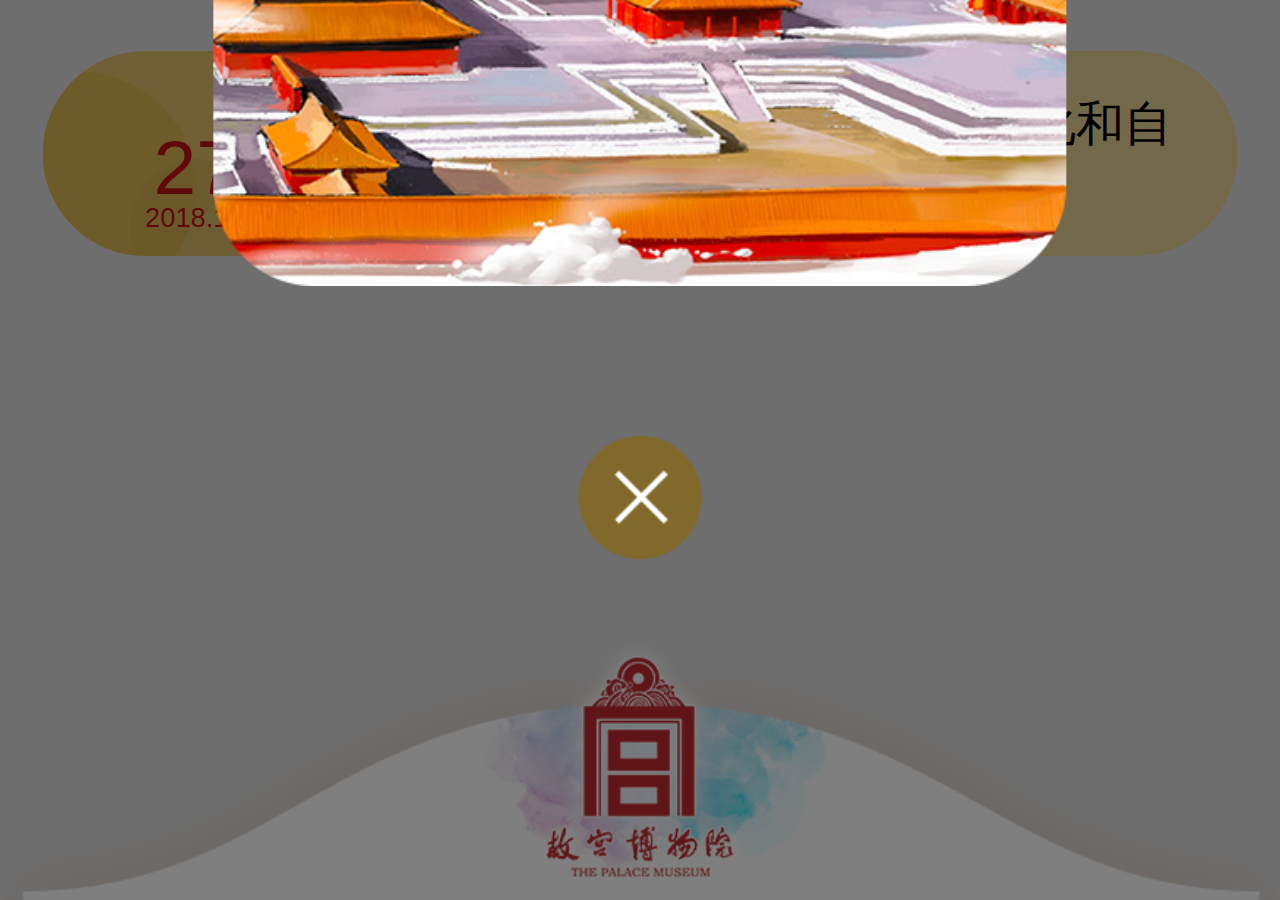
<file: page-1.html>
<!DOCTYPE html>
<html lang="zh">
<head>
	<meta charset="UTF-8">
	<meta name="viewport" content="width=device-width, initial-scale=1.0, maximum-scale=1.0, user-scalable=0, minimal-ui">
	<meta name="format-detection" content="telephone=no">
	<meta name="format-detection" content="address=no">
	<title>Document</title>
	<link rel="stylesheet" href="styles/styles.css">
	<script src="js/fn.js"></script>
</head>
<body>
<a class="gg-title">
	<img class="rac" src="./images/index_news_bg.png" alt="">
	<span class="gg-time">
		<em class="day">27</em><br />
		<em class="month">2018.12</em>
	</span>
	<p>故宫博物院举办系列活动迎接“文化和自然遗产日”</p>
</a>
<div class="gg-map">
	
</div>

<div class="gg-hide-menu none">
	<div class="in">
		<img src="./images/menu_sprite.png" alt="" class="person">
		<img src="./images/menu_show_bg.png" alt="" class="bac">
		<img src="./images/menu_icons.png" alt="" class="menus">
		<a class="index" href=""></a>
		<a class="ing" href=""></a>
		<a class="walk" href=""></a>
		<a class="study" href=""></a>
		<a class="search" href=""></a>
		<i class="close"></i>
	</div>
</div>

<div class="gg-open">
	<a href=""><img class="ad-pic" src="./images/ad_pic.png" alt=""></a>
	<img src="./images/close.png" alt="" class="close">
</div>

<footer class="gg-footer">
	<img class="icon" src="./images/nav_logo.png" alt="">
	<img class="background" src="./images/nav_bg.png" alt="">
</footer>

<script src="js/zepto.min.js"></script>
<script src="js/app.js"></script>
</body>
</html>
</file>
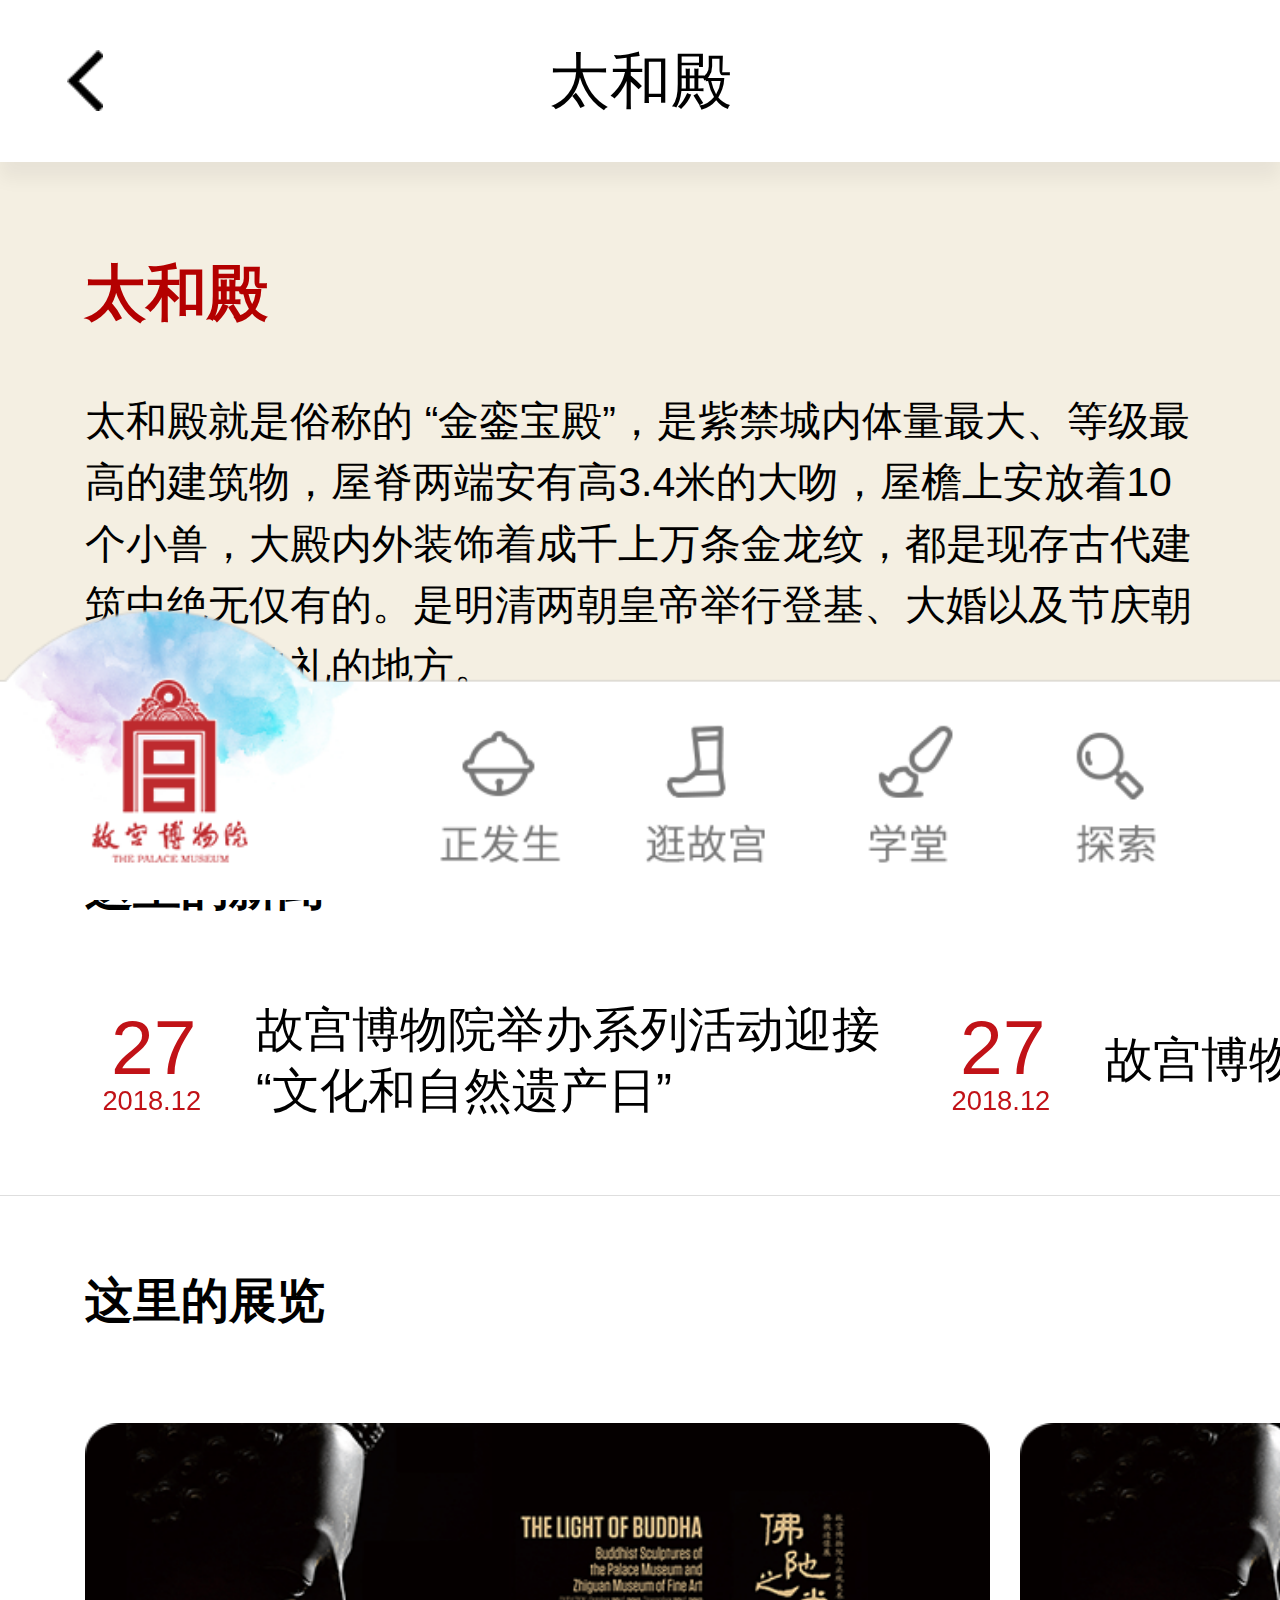
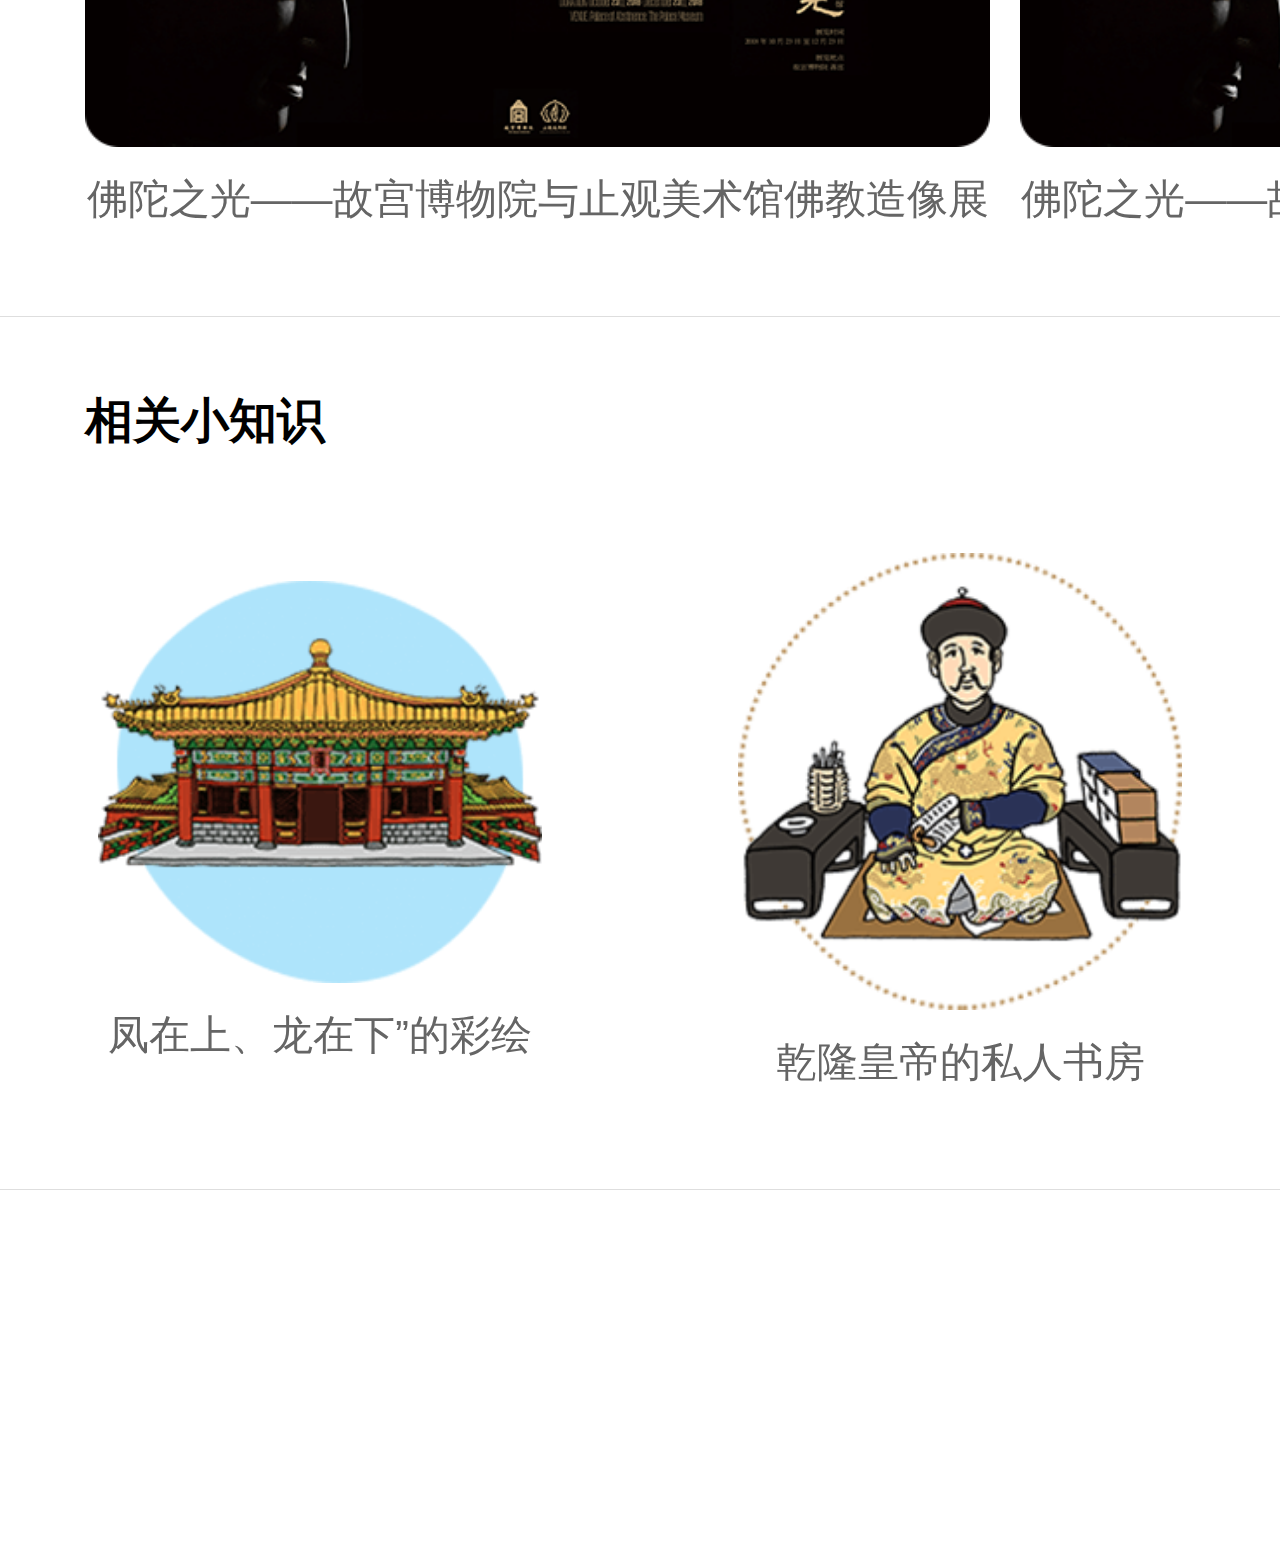
<file: page-10.html>
<!DOCTYPE html>
<html lang="zh">
<head>
	<meta charset="UTF-8">
	<meta name="viewport" content="width=device-width, initial-scale=1.0, maximum-scale=1.0, user-scalable=0, minimal-ui">
	<meta name="format-detection" content="telephone=no">
	<meta name="format-detection" content="address=no">
	<title>Document</title>
	<link rel="stylesheet" href="styles/styles.css">
	<link rel="stylesheet" href="styles/swiper.min.css">
	<script src="js/fn.js"></script>
</head>
<body>

<header class="gg-header">
	<span class="back"><i></i></span>
	太和殿
</header>
<div class="gg-building">
	<div class="about">
		<h3 class="fb">太和殿</h3>
		<p>太和殿就是俗称的 “金銮宝殿”，是紫禁城内体量最大、等级最高的建筑物，屋脊两端安有高3.4米的大吻，屋檐上安放着10个小兽，大殿内外装饰着成千上万条金龙纹，都是现存古代建筑中绝无仅有的。是明清两朝皇帝举行登基、大婚以及节庆朝贺等盛大典礼的地方。</p>
	</div>
	<h4 class="gg-building-tit">这里的新闻</h4>
	<div class="news swiper-container-news">
		<div class="swiper-wrapper">
			<div class="swiper-slide">
				<a href="">
					<span class="gg-time">
						<em class="day">27</em><br />
						<em class="month">2018.12</em>
					</span>
					<p>故宫博物院举办系列活动迎接“文化和自然遗产日”</p>
				</a>
			</div>
			<div class="swiper-slide">
				<a href="">
					<span class="gg-time">
						<em class="day">27</em><br />
						<em class="month">2018.12</em>
					</span>
					<p>故宫博物院举办</p>
				</a>
			</div>
			<div class="swiper-slide">
				<a href="">
					<span class="gg-time">
						<em class="day">27</em><br />
						<em class="month">2018.12</em>
					</span>
					<p>故宫博物院举办系列活动迎接“文化和自然遗产日”</p>
				</a>
			</div>
			<div class="swiper-slide">
				<a href="">
					<span class="gg-time">
						<em class="day">27</em><br />
						<em class="month">2018.12</em>
					</span>
					<p>故宫博物院举办系列活动迎接“文化和自然遗产日”</p>
				</a>
			</div>
		</div>
	</div>
	
	<h4 class="gg-building-tit">这里的展览</h4>
	<div class="shows swiper-container-shows">
		<div class="swiper-wrapper">
			<div class="swiper-slide">
				<a href="">
					<img src="./images/img_slide1.png" alt="">
					<p>佛陀之光——故宫博物院与止观美术馆佛教造像展</p>
				</a>
			</div>
			<div class="swiper-slide">
				<a href="">
					<img src="./images/img_slide1.png" alt="">
					<p>佛陀之光——故宫博物院与止观美术馆佛教造像展</p>
				</a>
			</div>
			<div class="swiper-slide">
				<a href="">
					<img src="./images/img_slide1.png" alt="">
					<p>佛陀之光——故宫博物院与止观美术馆佛教造像展</p>
				</a>
			</div>
			<div class="swiper-slide">
				<a href="">
					<img src="./images/img_slide1.png" alt="">
					<p>佛陀之光——故宫博物院与止观美术馆佛教造像展</p>
				</a>
			</div>
		</div>
	</div>
	
	<h4 class="gg-building-tit">相关小知识</h4>
	<div class="knows swiper-container-knows">
		<div class="swiper-wrapper">
			<div class="swiper-slide">
				<a href="">
					<img src="./images/zhishi_1.png" alt="">
					<p>凤在上、龙在下”的彩绘</p>
				</a>
			</div>
			<div class="swiper-slide">
				<a href="">
					<img src="./images/zhishi_2.png" alt="">
					<p>乾隆皇帝的私人书房</p>
				</a>
			</div>
			<div class="swiper-slide">
				<a href="">
					<img src="./images/zhishi_1.png" alt="">
					<p>凤在上、龙在下”的彩绘</p>
				</a>
			</div>
		</div>
	</div>
</div>

<footer class="gg-public-footer">
	<img src="./images/footer.png" alt="">
	<a class="index" href=""></a>
	<a class="ing" href=""></a>
	<a class="walk" href=""></a>
	<a class="study" href=""></a>
	<a class="search" href=""></a>
</footer>

<script src="js/zepto.min.js"></script>
<script src="js/app.js"></script>
<script src="js/swiper.min.js"></script>
<script>
    var swiper1 = new Swiper('.swiper-container-news', {
      slidesPerView: 'auto',
      spaceBetween: 30
    });
    var swiper2 = new Swiper('.swiper-container-shows', {
      slidesPerView: 'auto',
      spaceBetween: 30
    });
    var swiper3 = new Swiper('.swiper-container-knows', {
      slidesPerView: 'auto',
      spaceBetween: 0
    });
  </script>
</body>
</html>
</file>
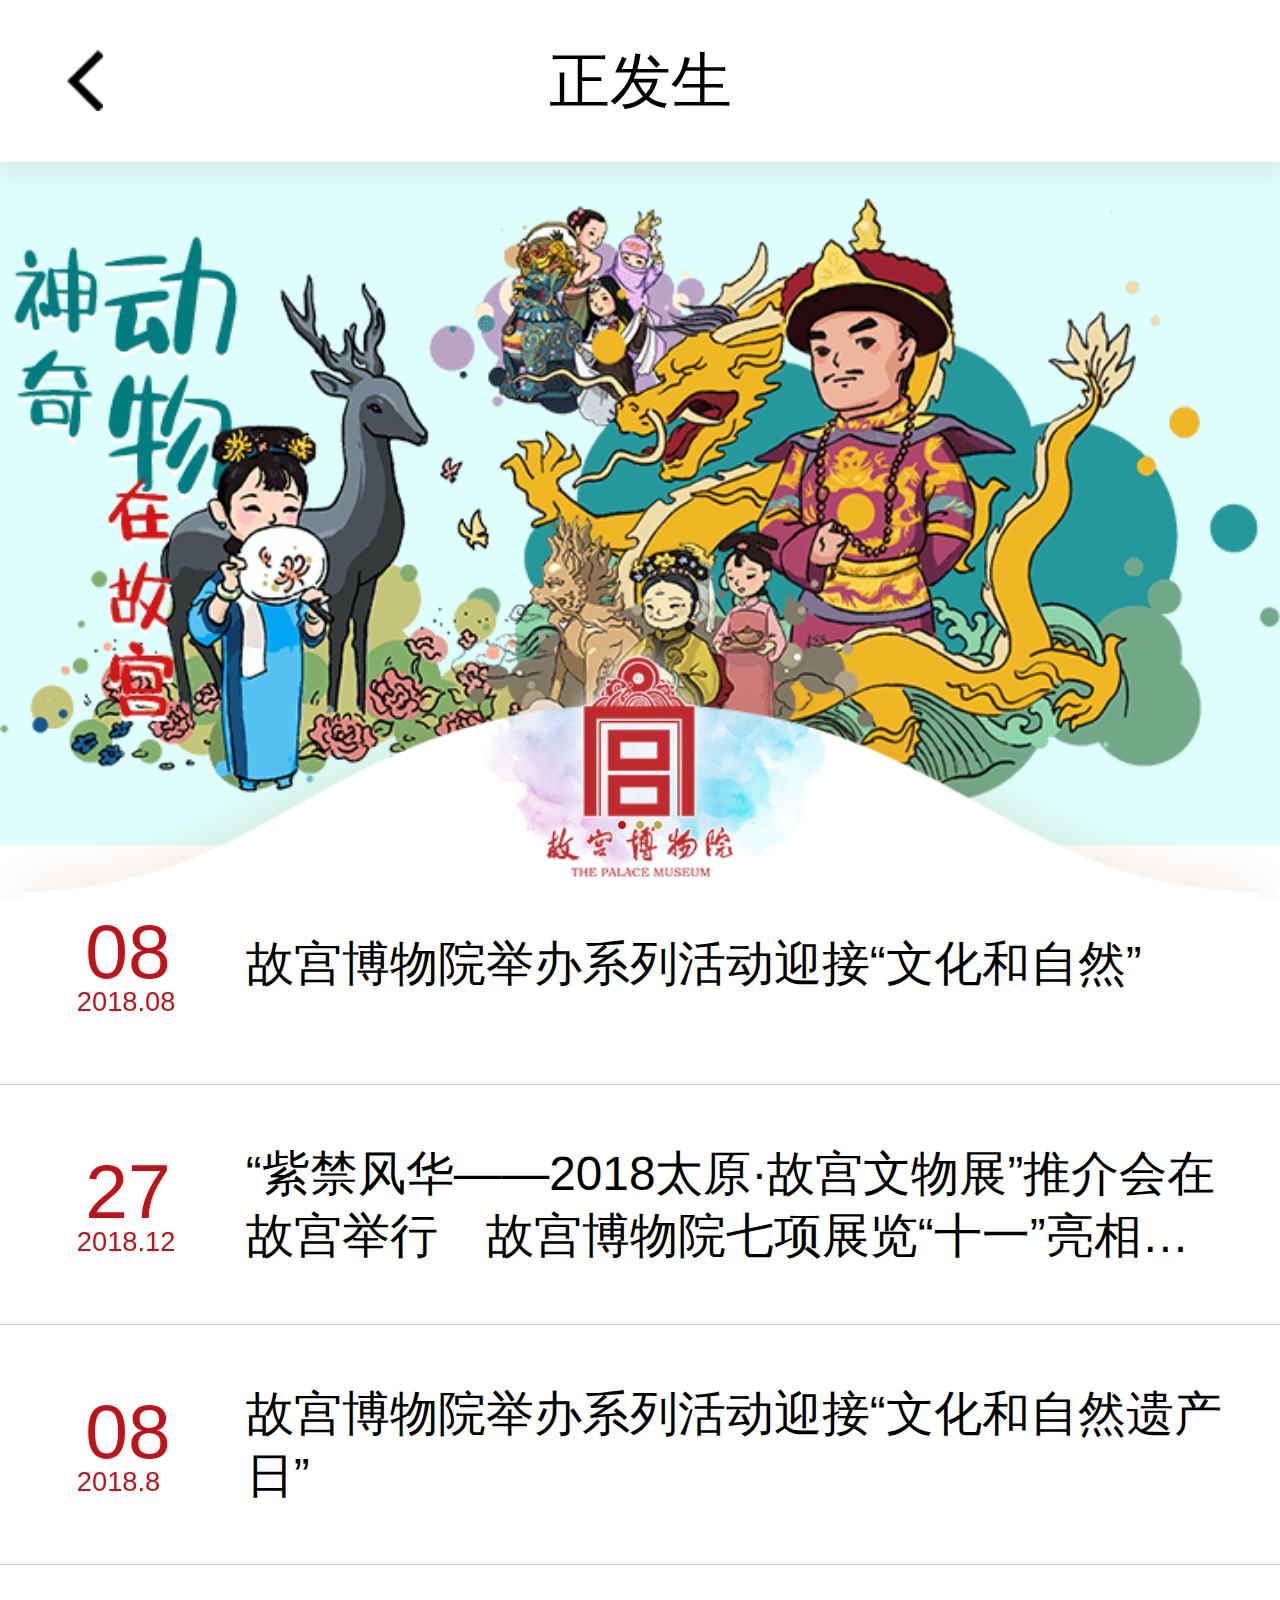
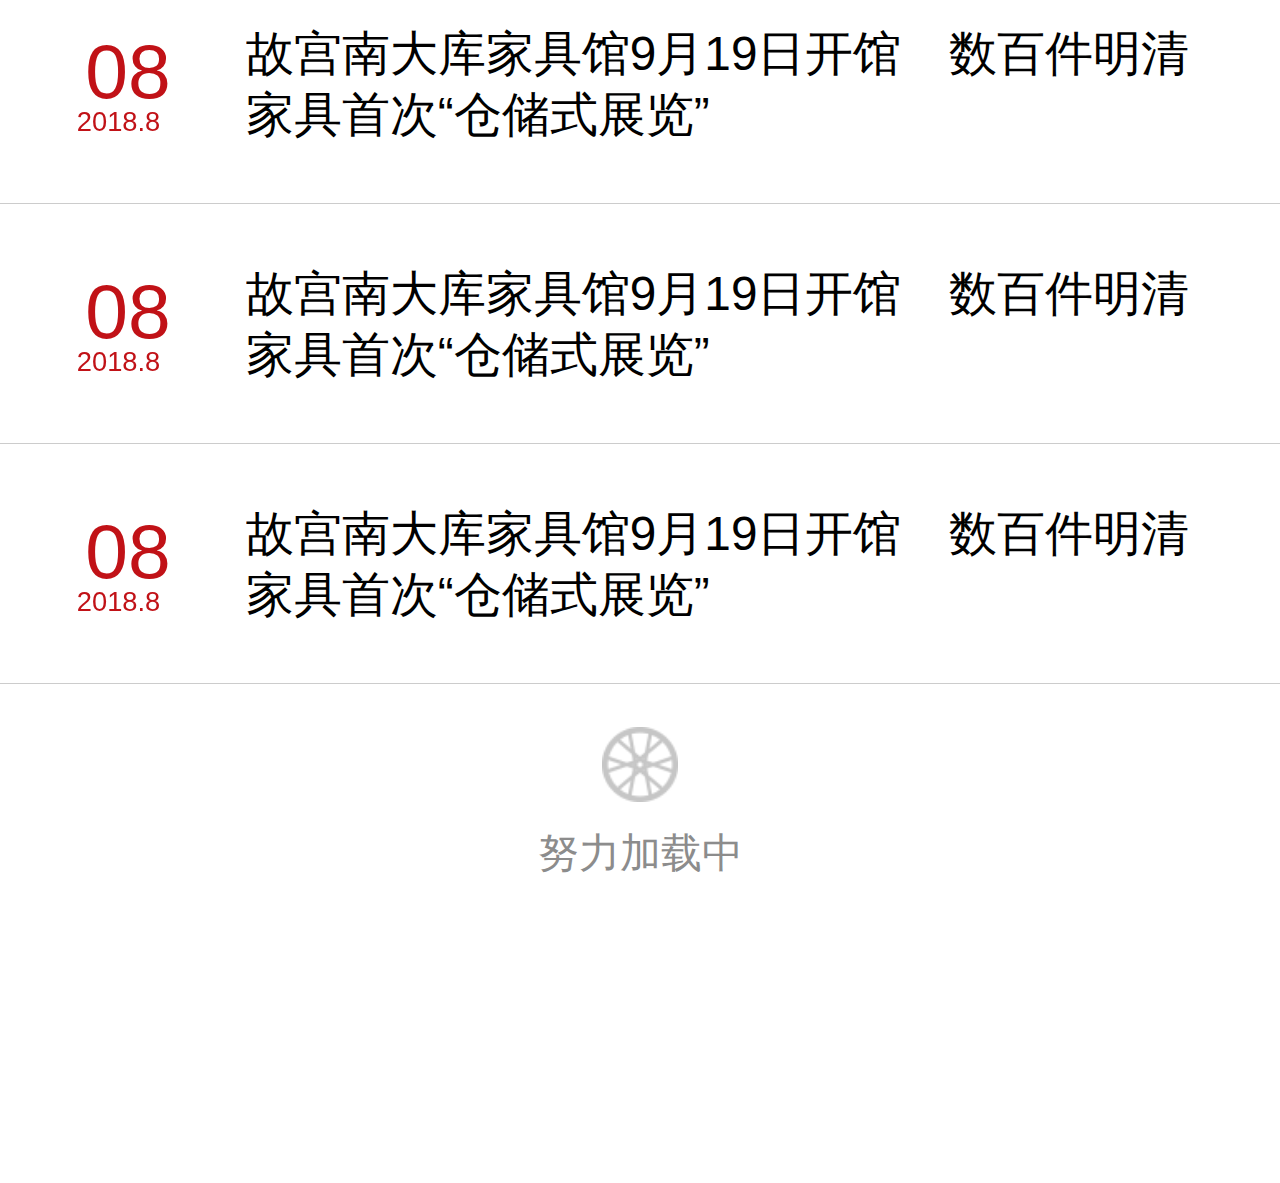
<file: page-2.html>
<!DOCTYPE html>
<html lang="zh">
<head>
	<meta charset="UTF-8">
	<meta name="viewport" content="width=device-width, initial-scale=1.0, maximum-scale=1.0, user-scalable=0, minimal-ui">
	<meta name="format-detection" content="telephone=no">
	<meta name="format-detection" content="address=no">
	<title>Document</title>
	<link rel="stylesheet" href="styles/styles.css">
	<link rel="stylesheet" href="styles/swiper.min.css">
	<script src="js/fn.js"></script>
</head>
<body>

<header class="gg-header">
	<span class="back"><i></i></span>
	正发生
</header>

<div class="gg-ing">
	<!-- Swiper -->
	<div class="gg-swiper-container">
		<div class="swiper-wrapper">
			<div class="swiper-slide">
				<a href=""><img src="./images/happening_demo_img.png" alt=""></a>
			</div>
			<div class="swiper-slide">
				<a href=""><img src="./images/happening_demo_img.png" alt=""></a>
			</div>
			<div class="swiper-slide">
				<a href=""><img src="./images/happening_demo_img.png" alt=""></a>
			</div>
		</div>
		<!-- Add Pagination -->
		<div class="swiper-pagination"></div>
	</div>
	<ul class="gg-ing">
		<li>
			<a href="">
				<span class="gg-time">
					<em class="day">08</em>
					<em class="month">2018.08</em>
				</span>
				<p class="text">故宫博物院举办系列活动迎接“文化和自然”</p>
			</a>
		</li>
		<li>
			<a href="">
				<span class="gg-time">
					<em class="day">27</em>
					<em class="month">2018.12</em>
				</span>
				<p class="text">“紫禁风华——2018太原·故宫文物展”推介会在故宫举行　故宫博物院七项展览“十一”亮相太原</p>
			</a>
		</li>
		<li>
			<a href="">
				<span class="gg-time">
					<em class="day">08</em>
					<em class="month">2018.8</em>
				</span>
				<p class="text">故宫博物院举办系列活动迎接“文化和自然遗产日”</p>
			</a>
		</li>
		<li>
			<a href="">
				<span class="gg-time">
					<em class="day">08</em>
					<em class="month">2018.8</em>
				</span>
				<p class="text">故宫南大库家具馆9月19日开馆　数百件明清家具首次“仓储式展览”</p>
			</a>
		</li>
		<li>
			<a href="">
				<span class="gg-time">
					<em class="day">08</em>
					<em class="month">2018.8</em>
				</span>
				<p class="text">故宫南大库家具馆9月19日开馆　数百件明清家具首次“仓储式展览”</p>
			</a>
		</li>
		<li>
			<a href="">
				<span class="gg-time">
					<em class="day">08</em>
					<em class="month">2018.8</em>
				</span>
				<p class="text">故宫南大库家具馆9月19日开馆　数百件明清家具首次“仓储式展览”</p>
			</a>
		</li>
	</ul>

	<div class="gg-loading"><i></i><span>努力加载中</span></div>
</div>

<div class="gg-hide-menu none">
	<div class="in">
		<img src="./images/menu_sprite.png" alt="" class="person">
		<img src="./images/menu_show_bg.png" alt="" class="bac">
		<img src="./images/menu_icons.png" alt="" class="menus">
		<a class="index" href=""></a>
		<a class="ing" href=""></a>
		<a class="walk" href=""></a>
		<a class="study" href=""></a>
		<a class="search" href=""></a>
		<i class="close"></i>
	</div>
</div>

<footer class="gg-footer">
	<img class="icon" src="./images/nav_logo.png" alt="">
	<img class="background" src="./images/nav_bg.png" alt="">
</footer>

<script src="js/zepto.min.js"></script>
<script src="js/swiper.min.js"></script>
<script src="js/app.js"></script>
<script>
	$(window).scroll(function(){
		var scrollTop = $(this).scrollTop();    //滚动条距离顶部的高度
		var scrollHeight = $(document).height();   //当前页面的总高度
		var clientHeight = $(this).height();    //当前可视的页面高度
		// console.log("top:"+scrollTop+",doc:"+scrollHeight+",client:"+clientHeight);
		if(scrollTop + clientHeight >= scrollHeight){   //距离顶部+当前高度 >=文档总高度 即代表滑动到底部 
		 	//滚动条到达底部
		 	alert('到底了，这里触发js了')
		}
	});
	var mySwiper = new Swiper('.gg-swiper-container', {
      pagination: {el: '.swiper-pagination'},
      loop: true
    });
</script>
</body>
</html>
</file>
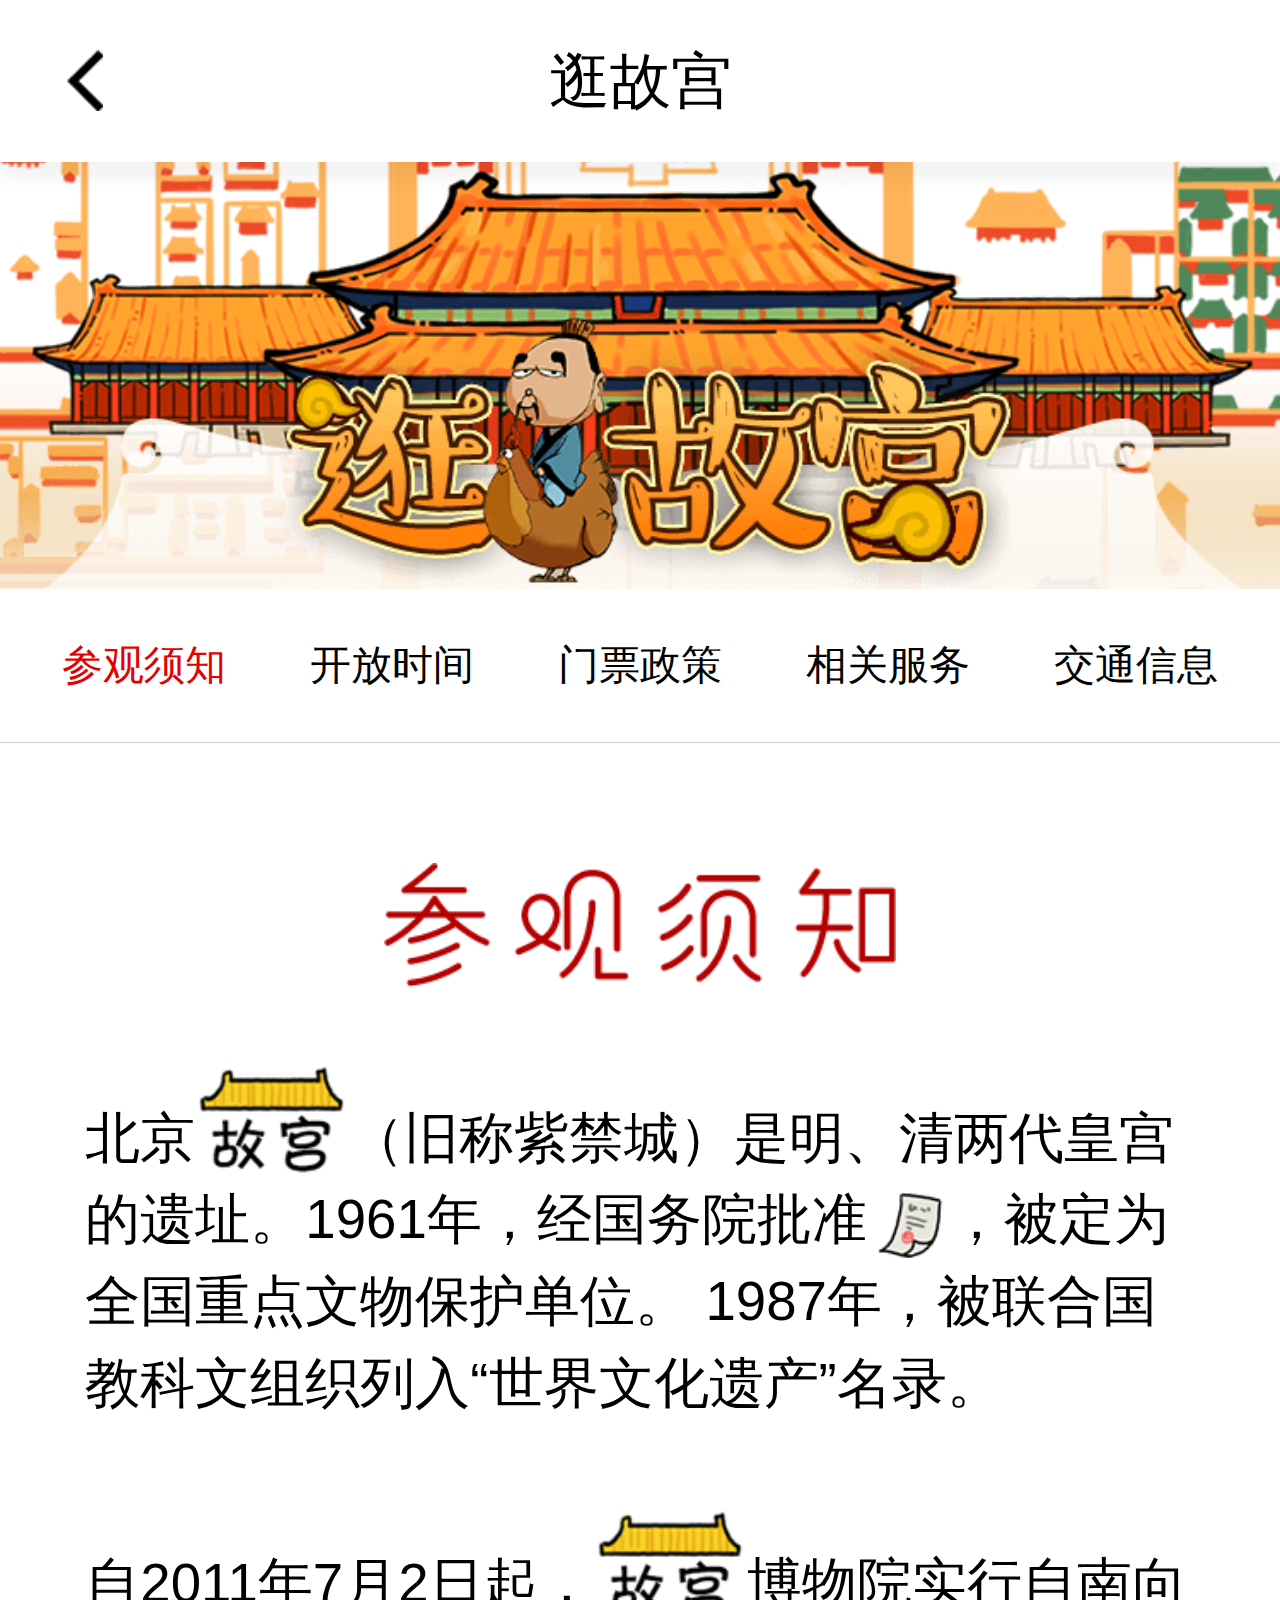
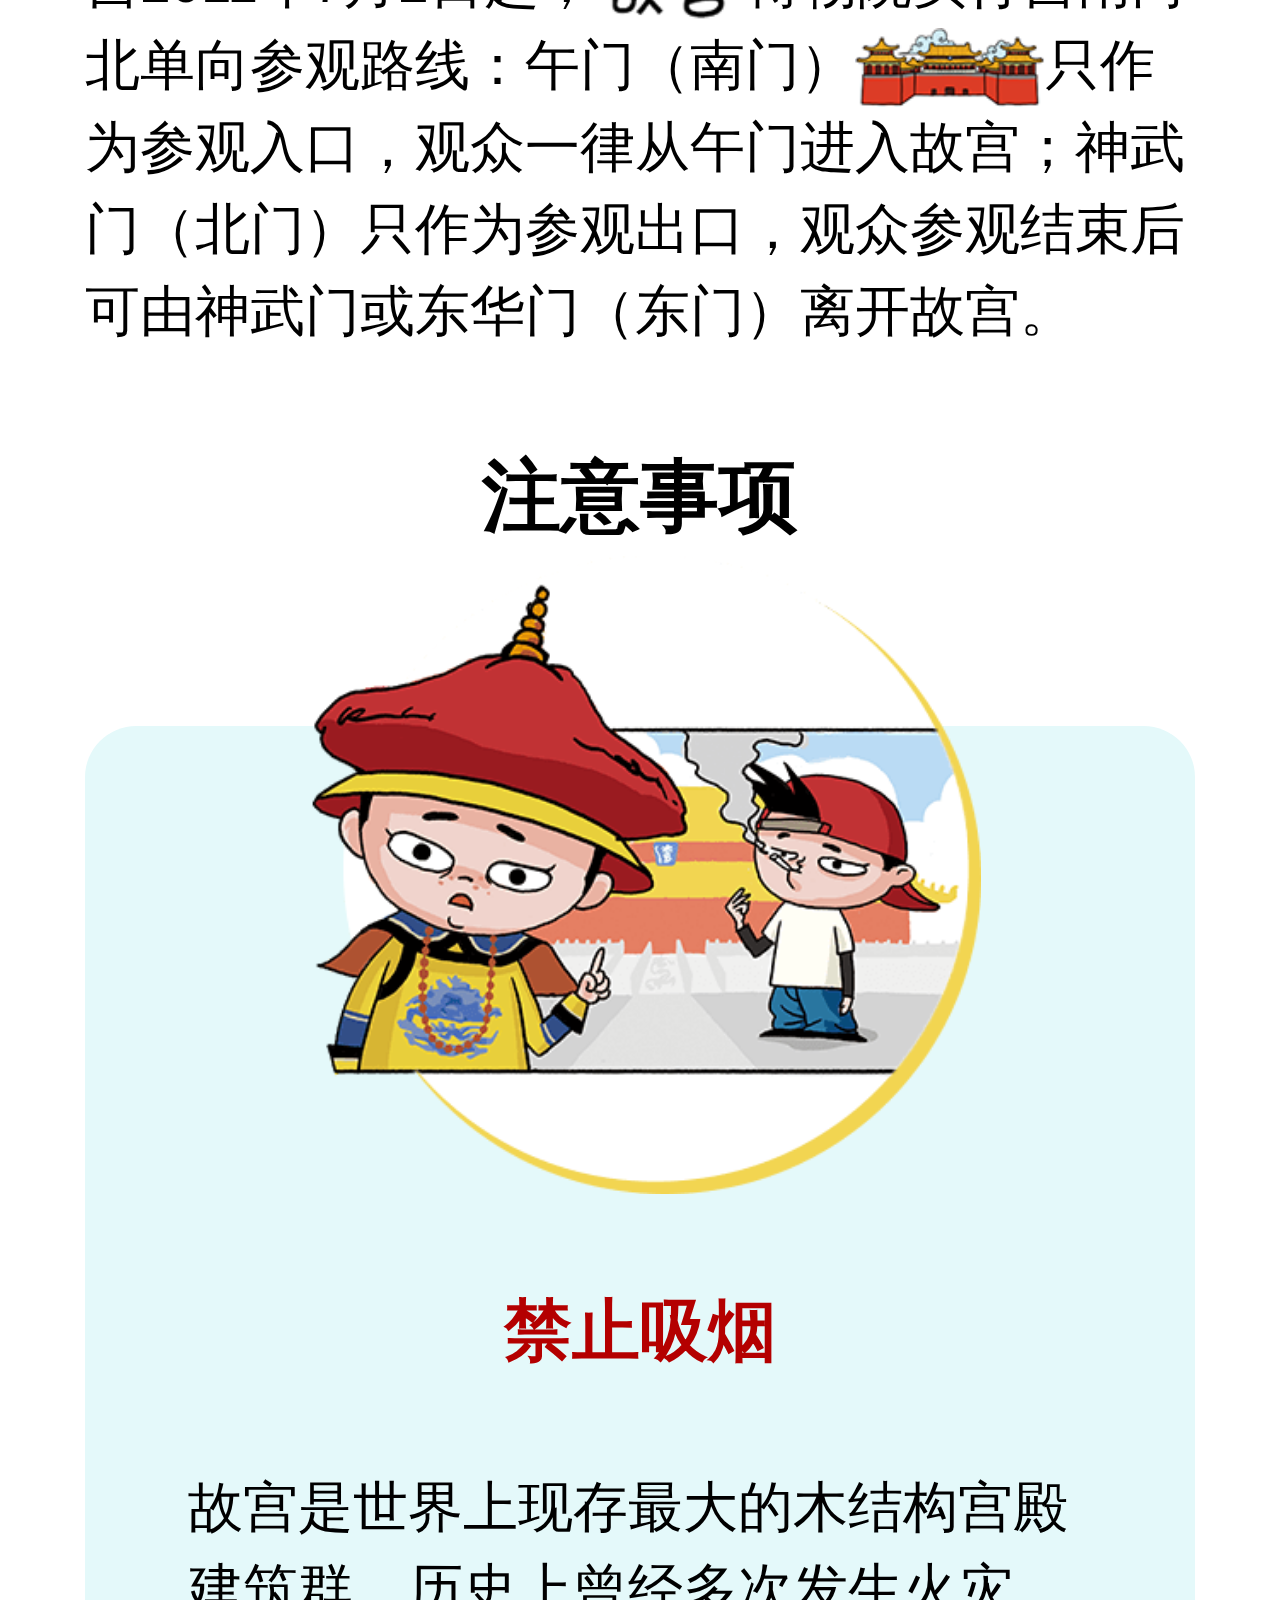
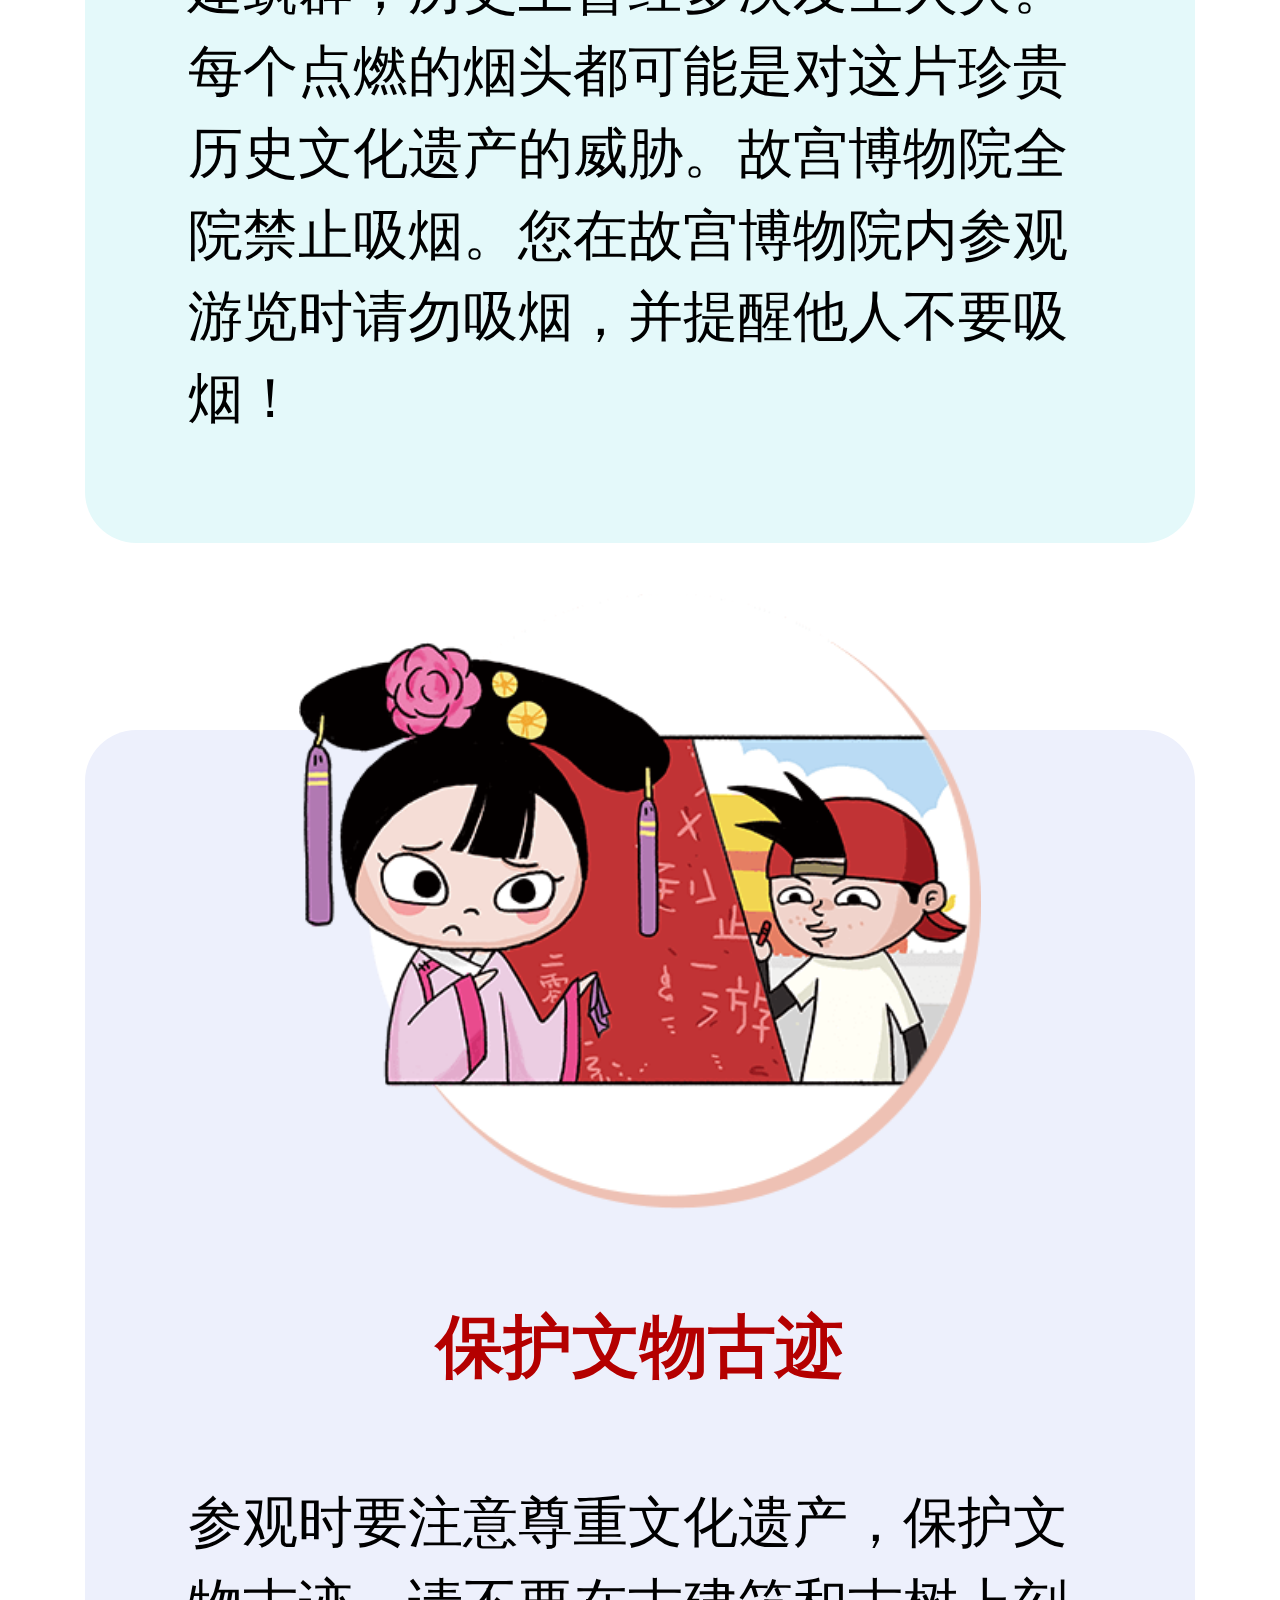
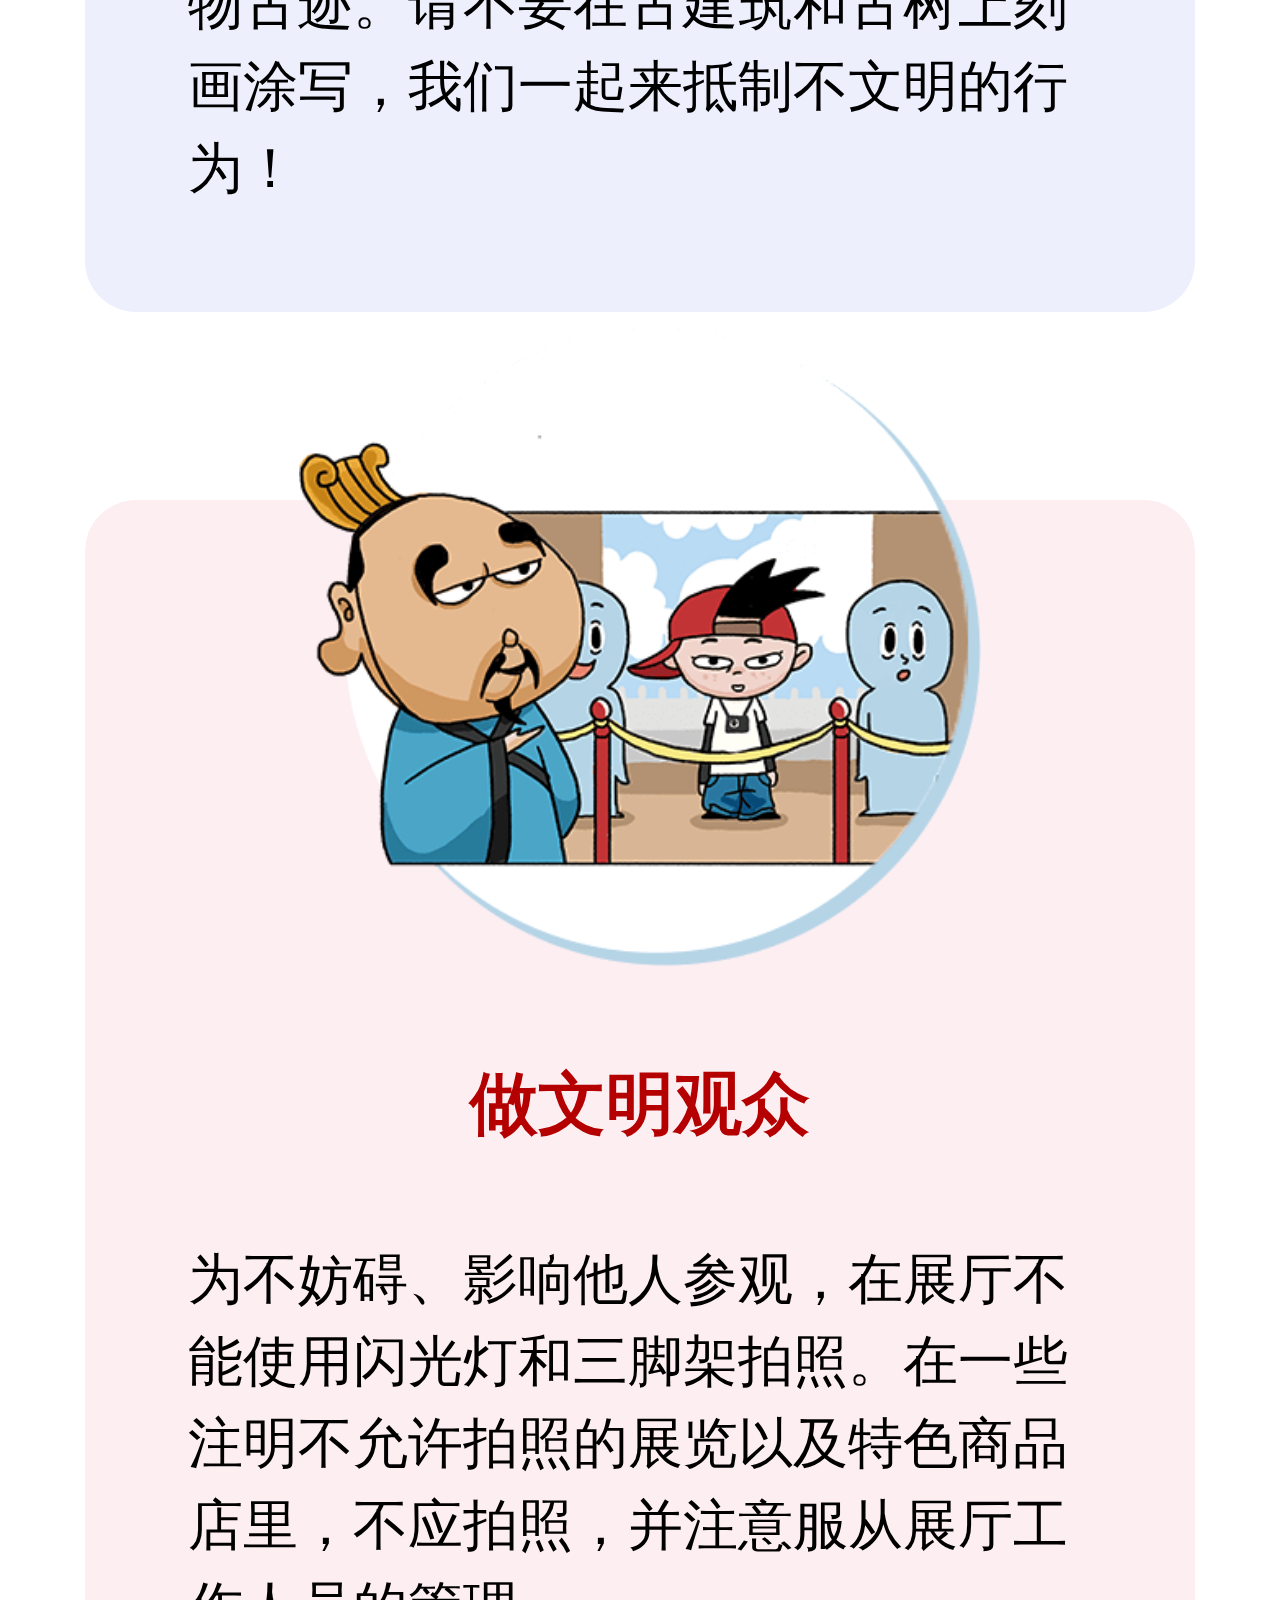
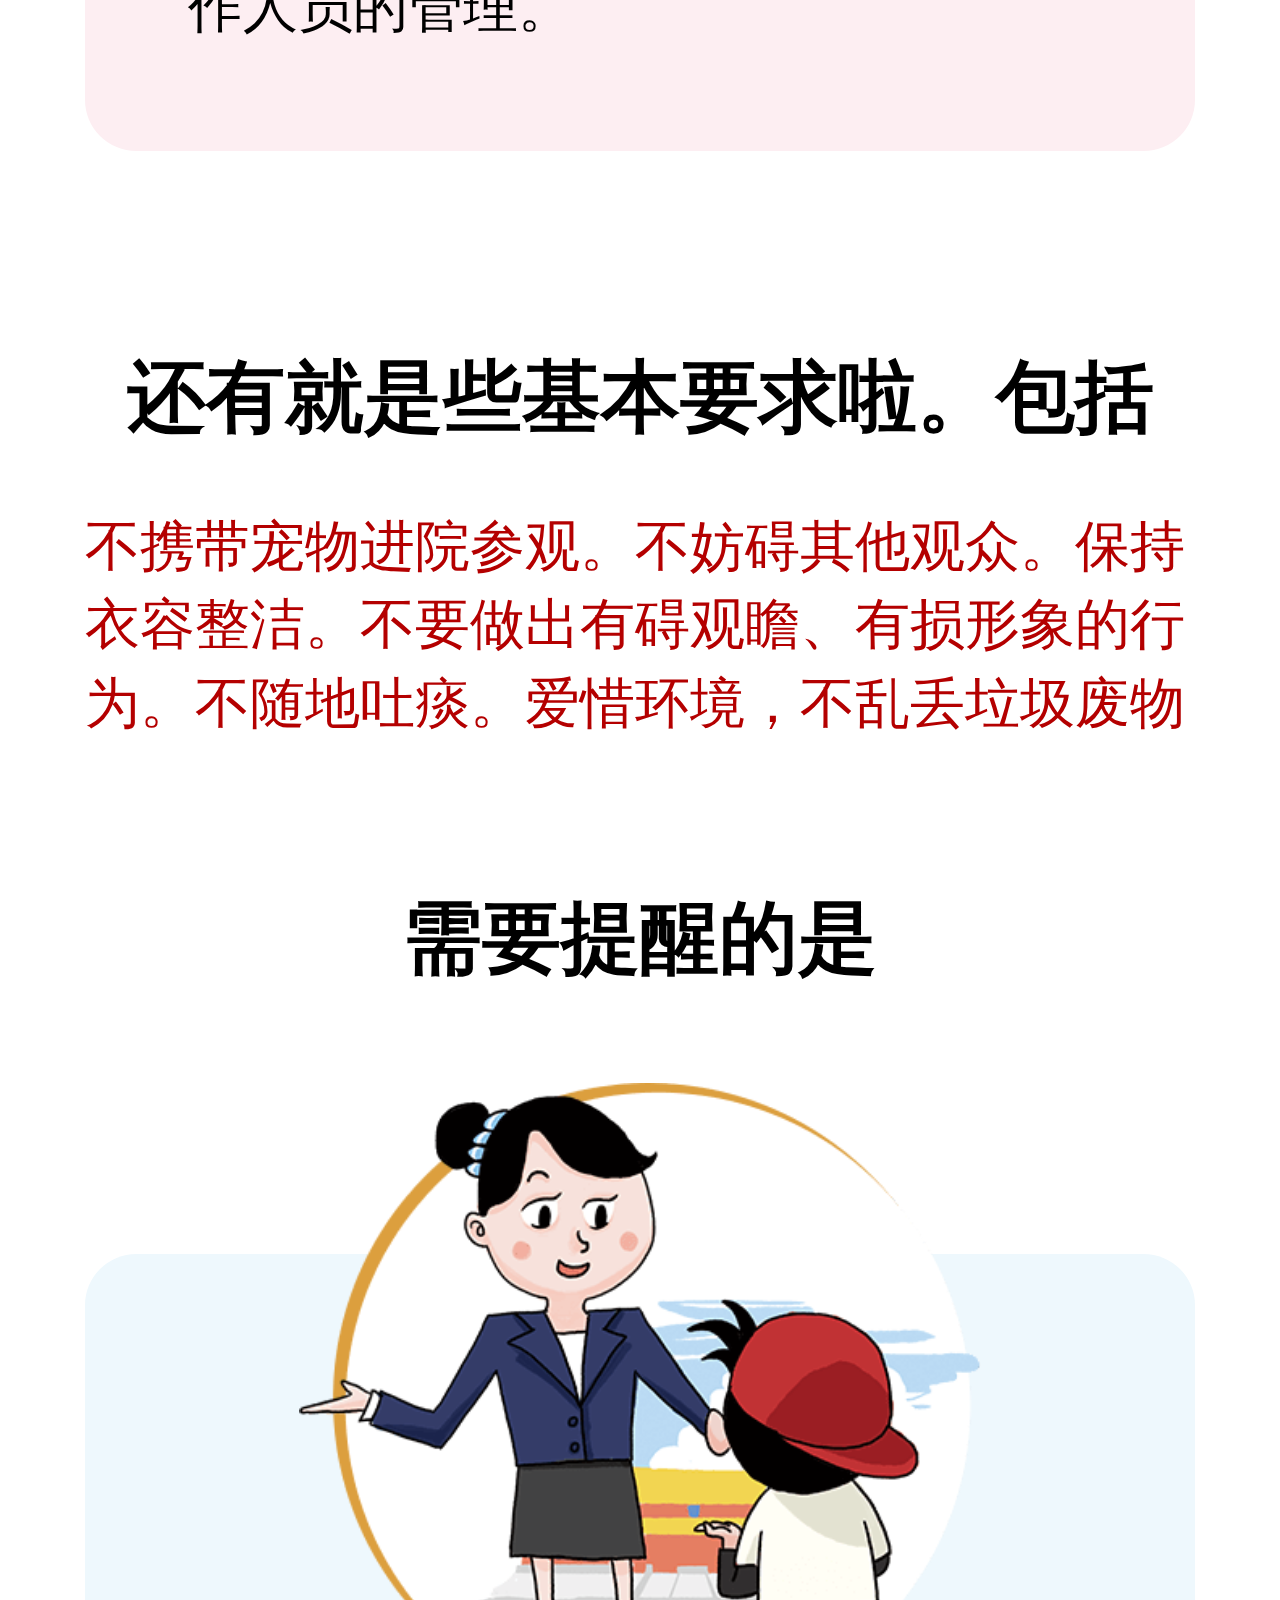
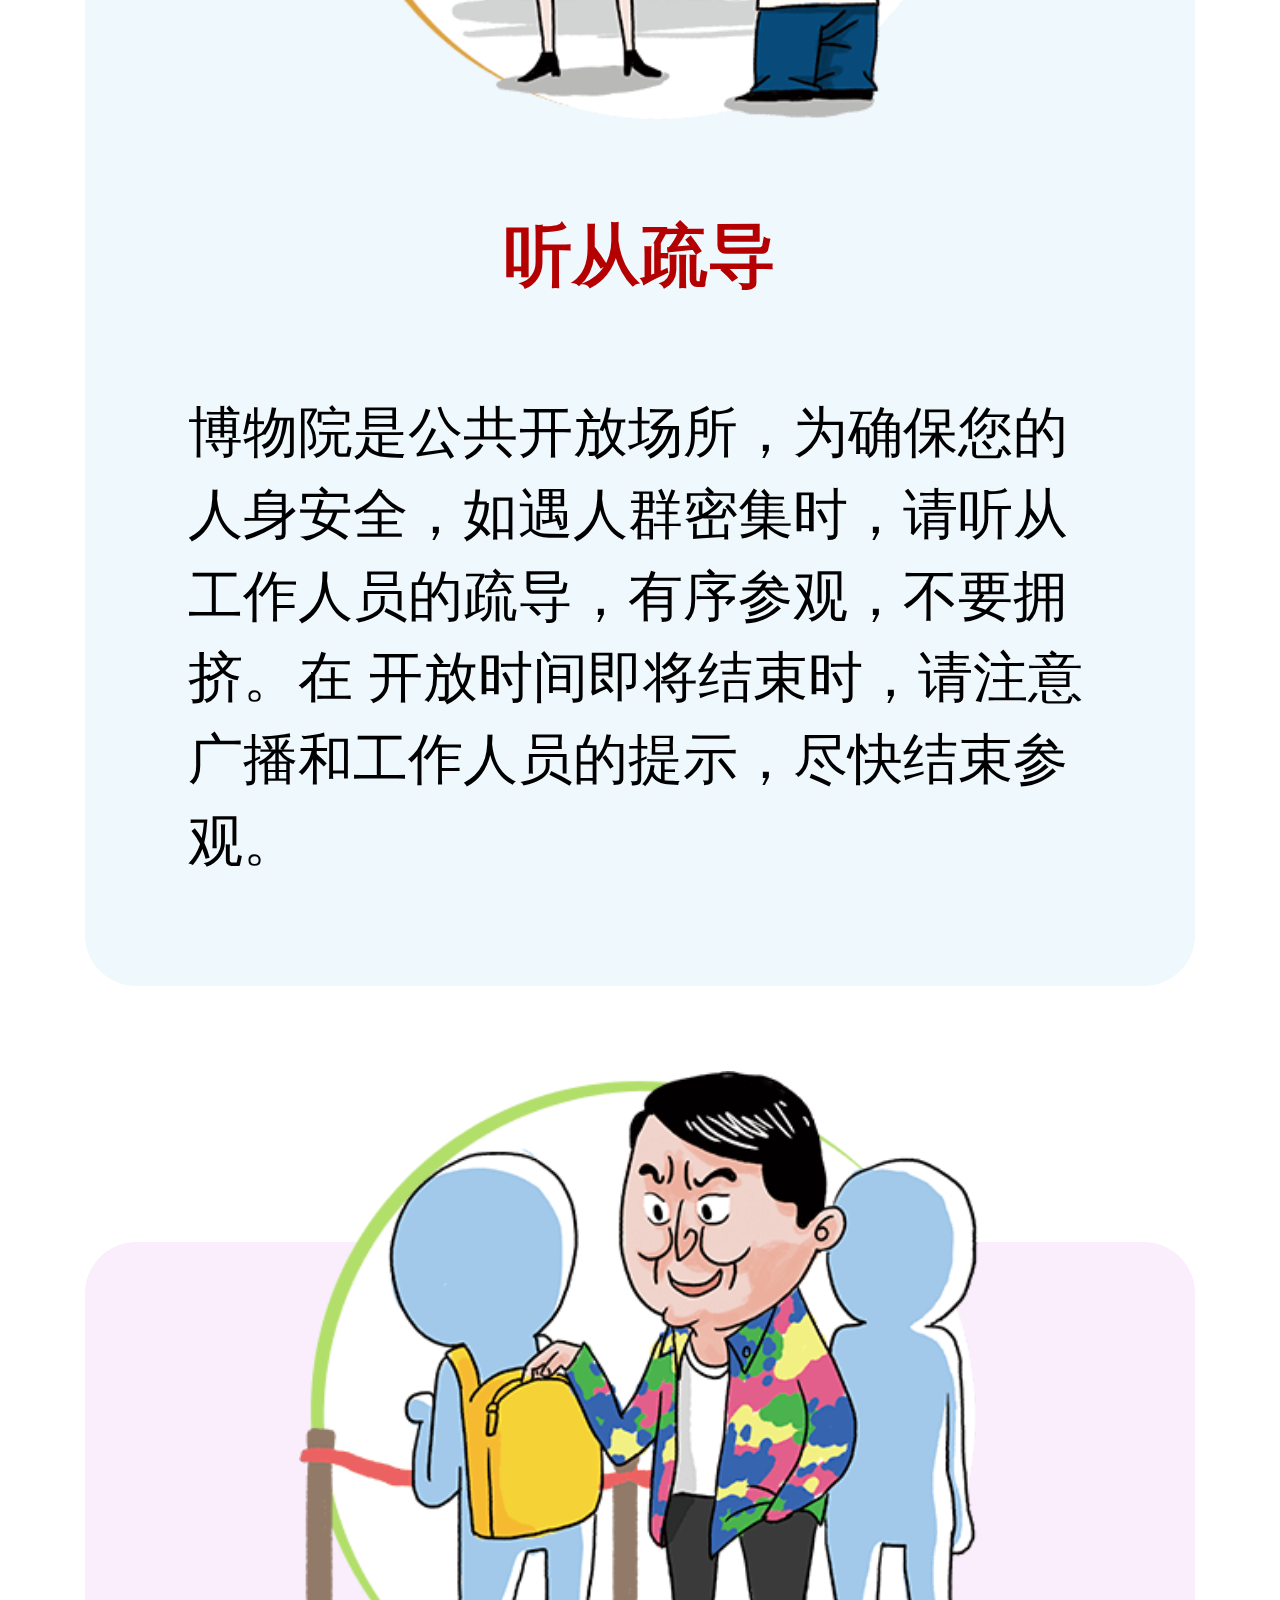
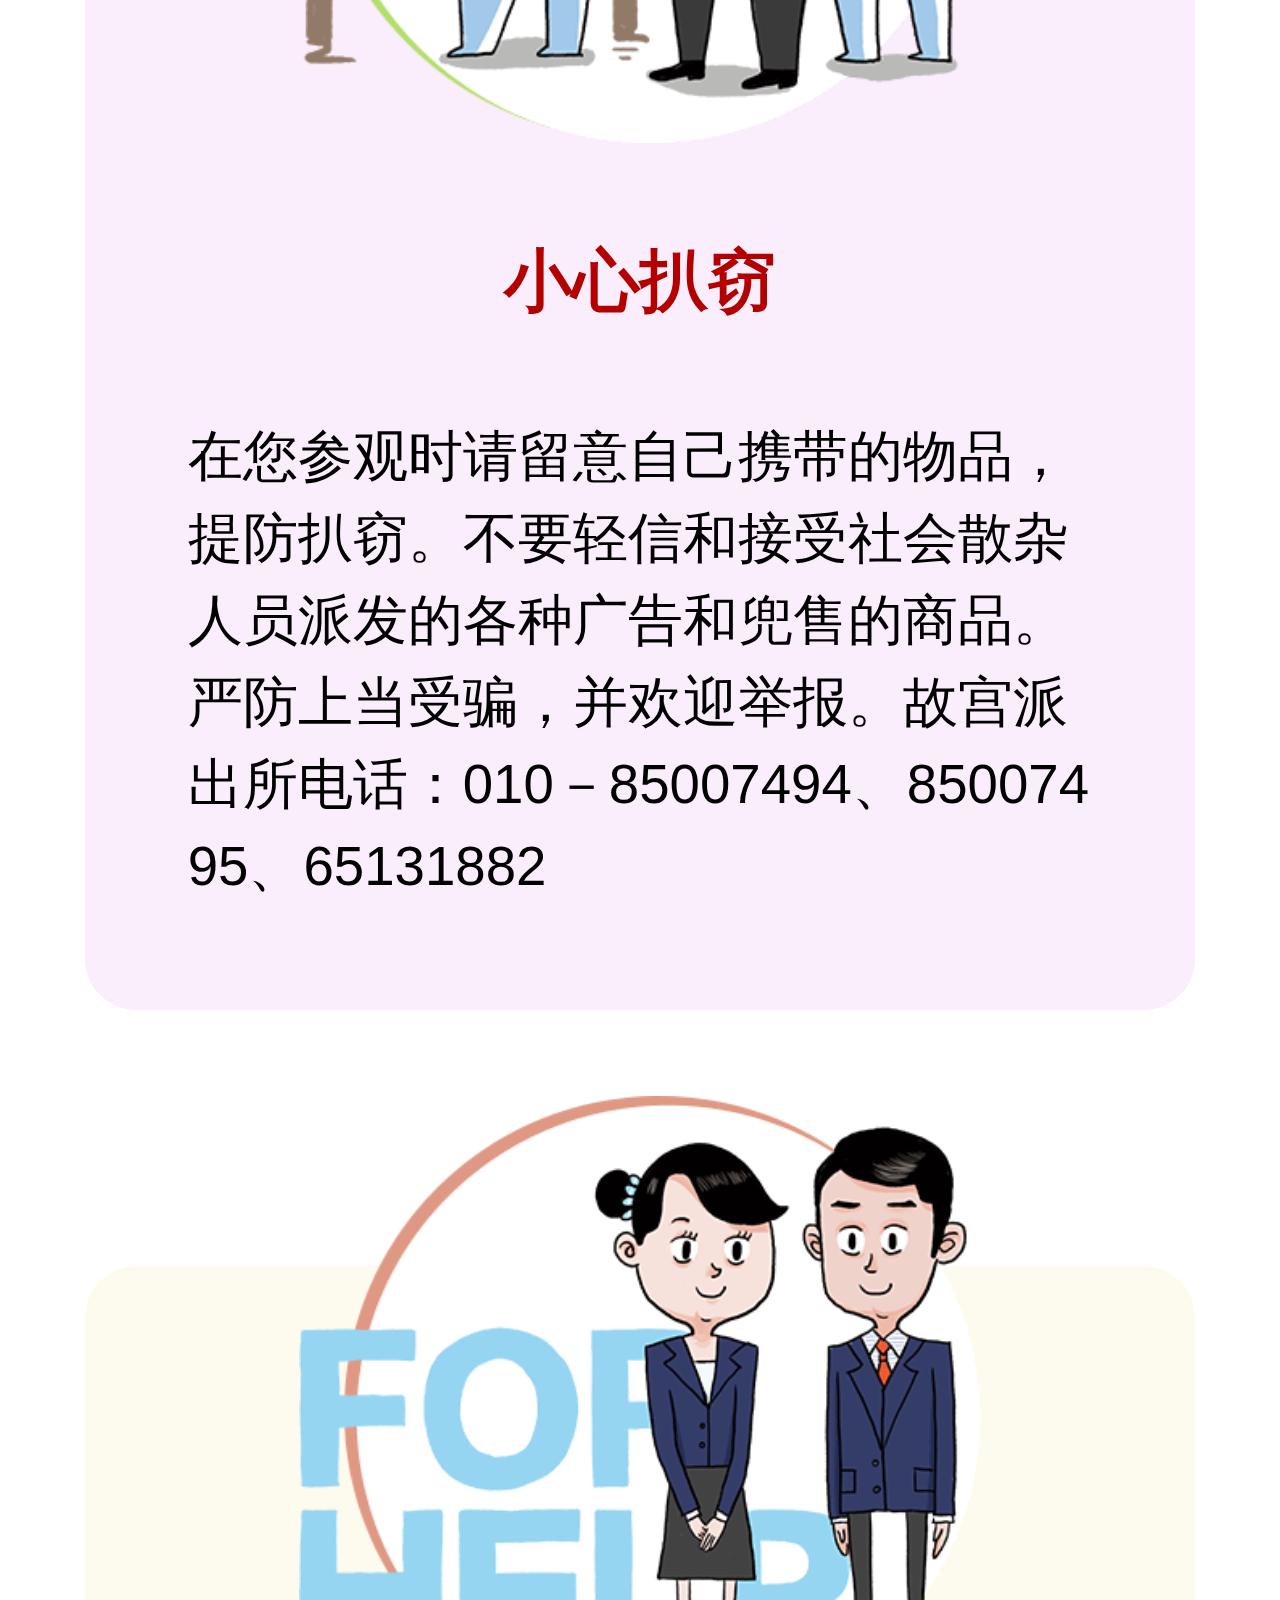
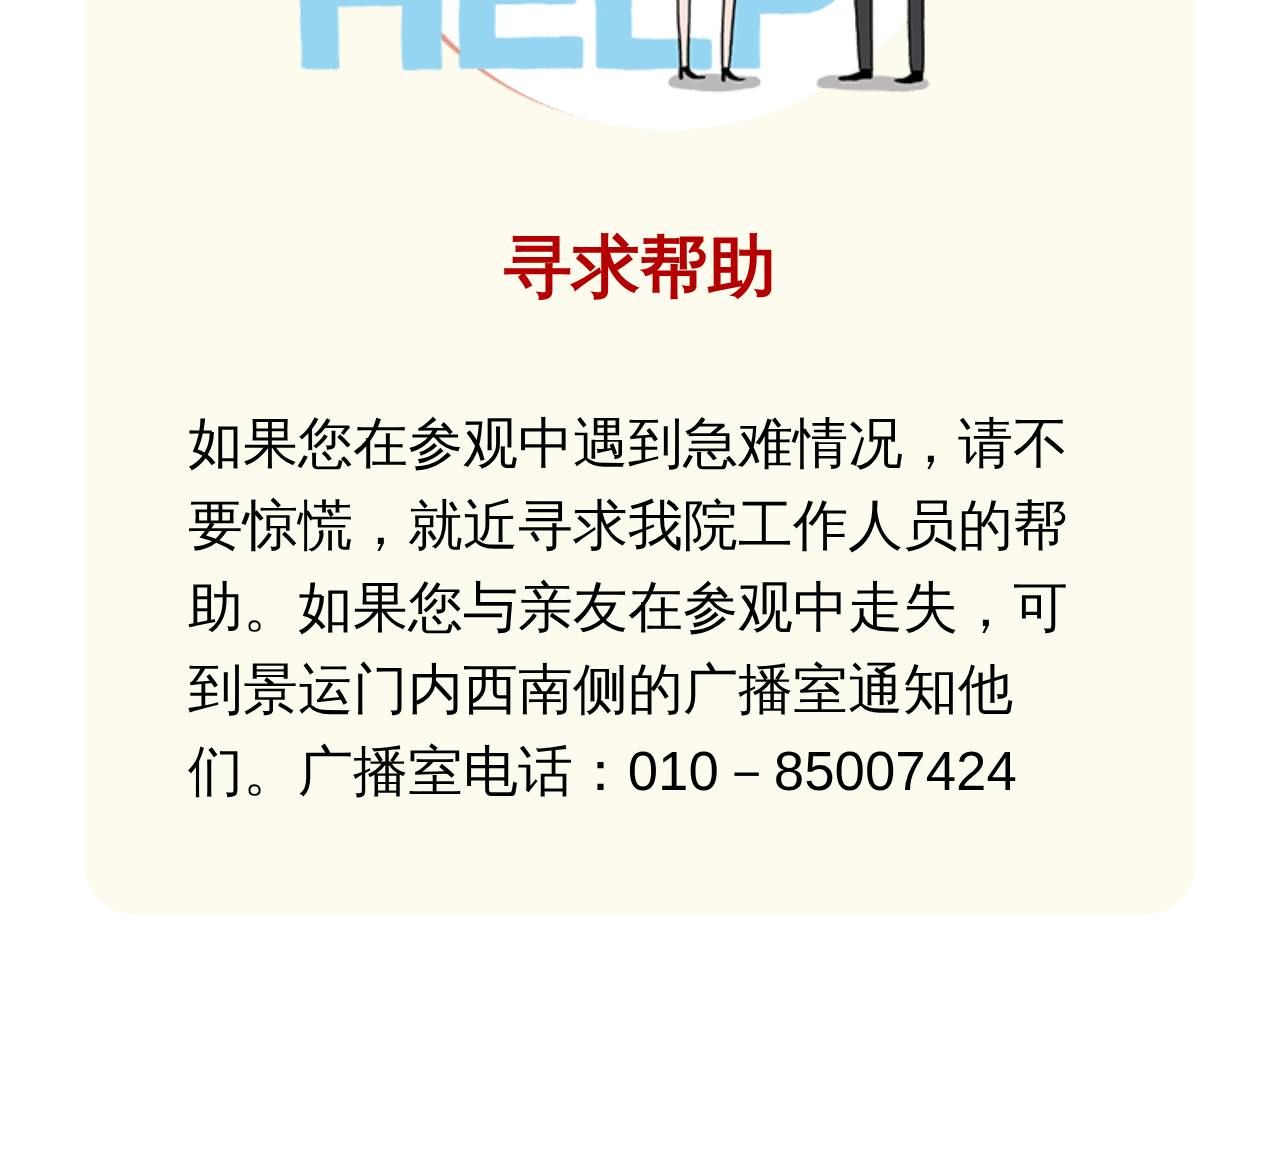
<file: page-3.html>
<!DOCTYPE html>
<html lang="zh">
<head>
	<meta charset="UTF-8">
	<meta name="viewport" content="width=device-width, initial-scale=1.0, maximum-scale=1.0, user-scalable=0, minimal-ui">
	<meta name="format-detection" content="telephone=no">
	<meta name="format-detection" content="address=no">
	<title>Document</title>
	<link rel="stylesheet" href="styles/styles.css">
	<script src="js/fn.js"></script>
</head>
<body>

<header class="gg-header">
	<span class="back"><i></i></span>
	逛故宫
</header>
<div class="gg-walk">
	<div class="gg-top-pic">
		<img src="./images/news_top_img.png" alt="">
	</div>
	<ul class="gg-walk-tabs">
		<li class="active"><a href="">参观须知</a></li>
		<li><a href="">开放时间</a></li>
		<li><a href="">门票政策</a></li>
		<li><a href="">相关服务</a></li>
		<li><a href="">交通信息</a></li>
	</ul>
	<div class="gg-walk-con">
		<img class="title" src="./images/canguanxuzhi.png" alt="">
		<p class="about">
			北京<span class="img-in-p"><img class="img-gg" src="./images/text_gugong.png" alt=""></span>（旧称紫禁城）是明、清两代皇宫的遗址。1961年，经国务院批准<span class="img-in-p"><img class="img-gwy" src="./images/text_file.png" alt=""></span>，被定为全国重点文物保护单位。 1987年，被联合国教科文组织列入“世界文化遗产”名录。<br /><br />
			自2011年7月2日起，<span class="img-in-p"><img class="img-gg" src="./images/text_gugong.png" alt=""></span>博物院实行自南向北单向参观路线：午门（南门）<span class="img-in-p"><img class="img-wm" src="./images/text_palace.png" alt=""></span>只作为参观入口，观众一律从午门进入故宫；神武门（北门）只作为参观出口，观众参观结束后可由神武门或东华门（东门）离开故宫。
		</p>
		<h2 class="big-tit">注意事项</h2>

		<div class="gg-walk-detial b1">
			<img src="./images/img_no_smoking.png" alt="">
			<h3>禁止吸烟</h3>
			<p>故宫是世界上现存最大的木结构宫殿建筑群，历史上曾经多次发生火灾。每个点燃的烟头都可能是对这片珍贵历史文化遗产的威胁。故宫博物院全院禁止吸烟。您在故宫博物院内参观游览时请勿吸烟，并提醒他人不要吸烟！</p>
		</div>

		<div class="gg-walk-detial b2">
			<img src="./images/img_protect_treasure.png" alt="">
			<h3>保护文物古迹</h3>
			<p>参观时要注意尊重文化遗产，保护文物古迹。请不要在古建筑和古树上刻画涂写，我们一起来抵制不文明的行为！</p>
		</div>

		<div class="gg-walk-detial b3">
			<img src="./images/img_be_wise.png" alt="">
			<h3>做文明观众</h3>
			<p>为不妨碍、影响他人参观，在展厅不能使用闪光灯和三脚架拍照。在一些注明不允许拍照的展览以及特色商品店里，不应拍照，并注意服从展厅工作人员的管理。</p>
		</div>

		<h2 class="big-tit">还有就是些基本要求啦。包括</h2>
		<p class="p-in-walk f-red">
			不携带宠物进院参观。不妨碍其他观众。保持衣容整洁。不要做出有碍观瞻、有损形象的行为。不随地吐痰。爱惜环境，不乱丢垃圾废物
		</p>
		<h2 class="big-tit mb150">需要提醒的是</h2>

		<div class="gg-walk-detial b4">
			<img src="./images/img_follow_guide.png" alt="">
			<h3>听从疏导</h3>
			<p>博物院是公共开放场所，为确保您的人身安全，如遇人群密集时，请听从工作人员的疏导，有序参观，不要拥挤。在 开放时间即将结束时，请注意广播和工作人员的提示，尽快结束参观。</p>
		</div>
		<div class="gg-walk-detial b5">
			<img src="./images/img_caution_thief.png" alt="">
			<h3>小心扒窃</h3>
			<p>在您参观时请留意自己携带的物品，提防扒窃。不要轻信和接受社会散杂人员派发的各种广告和兜售的商品。严防上当受骗，并欢迎举报。故宫派出所电话：010－85007494、85007495、65131882</p>
		</div>
		<div class="gg-walk-detial b6">
			<img src="./images/img_find_help.png" alt="">
			<h3>寻求帮助</h3>
			<p>如果您在参观中遇到急难情况，请不要惊慌，就近寻求我院工作人员的帮助。如果您与亲友在参观中走失，可到景运门内西南侧的广播室通知他们。广播室电话：010－85007424</p>
		</div>
	</div>

</div>

<script src="js/zepto.min.js"></script>
<script src="js/app.js"></script>
</body>
</html>
</file>
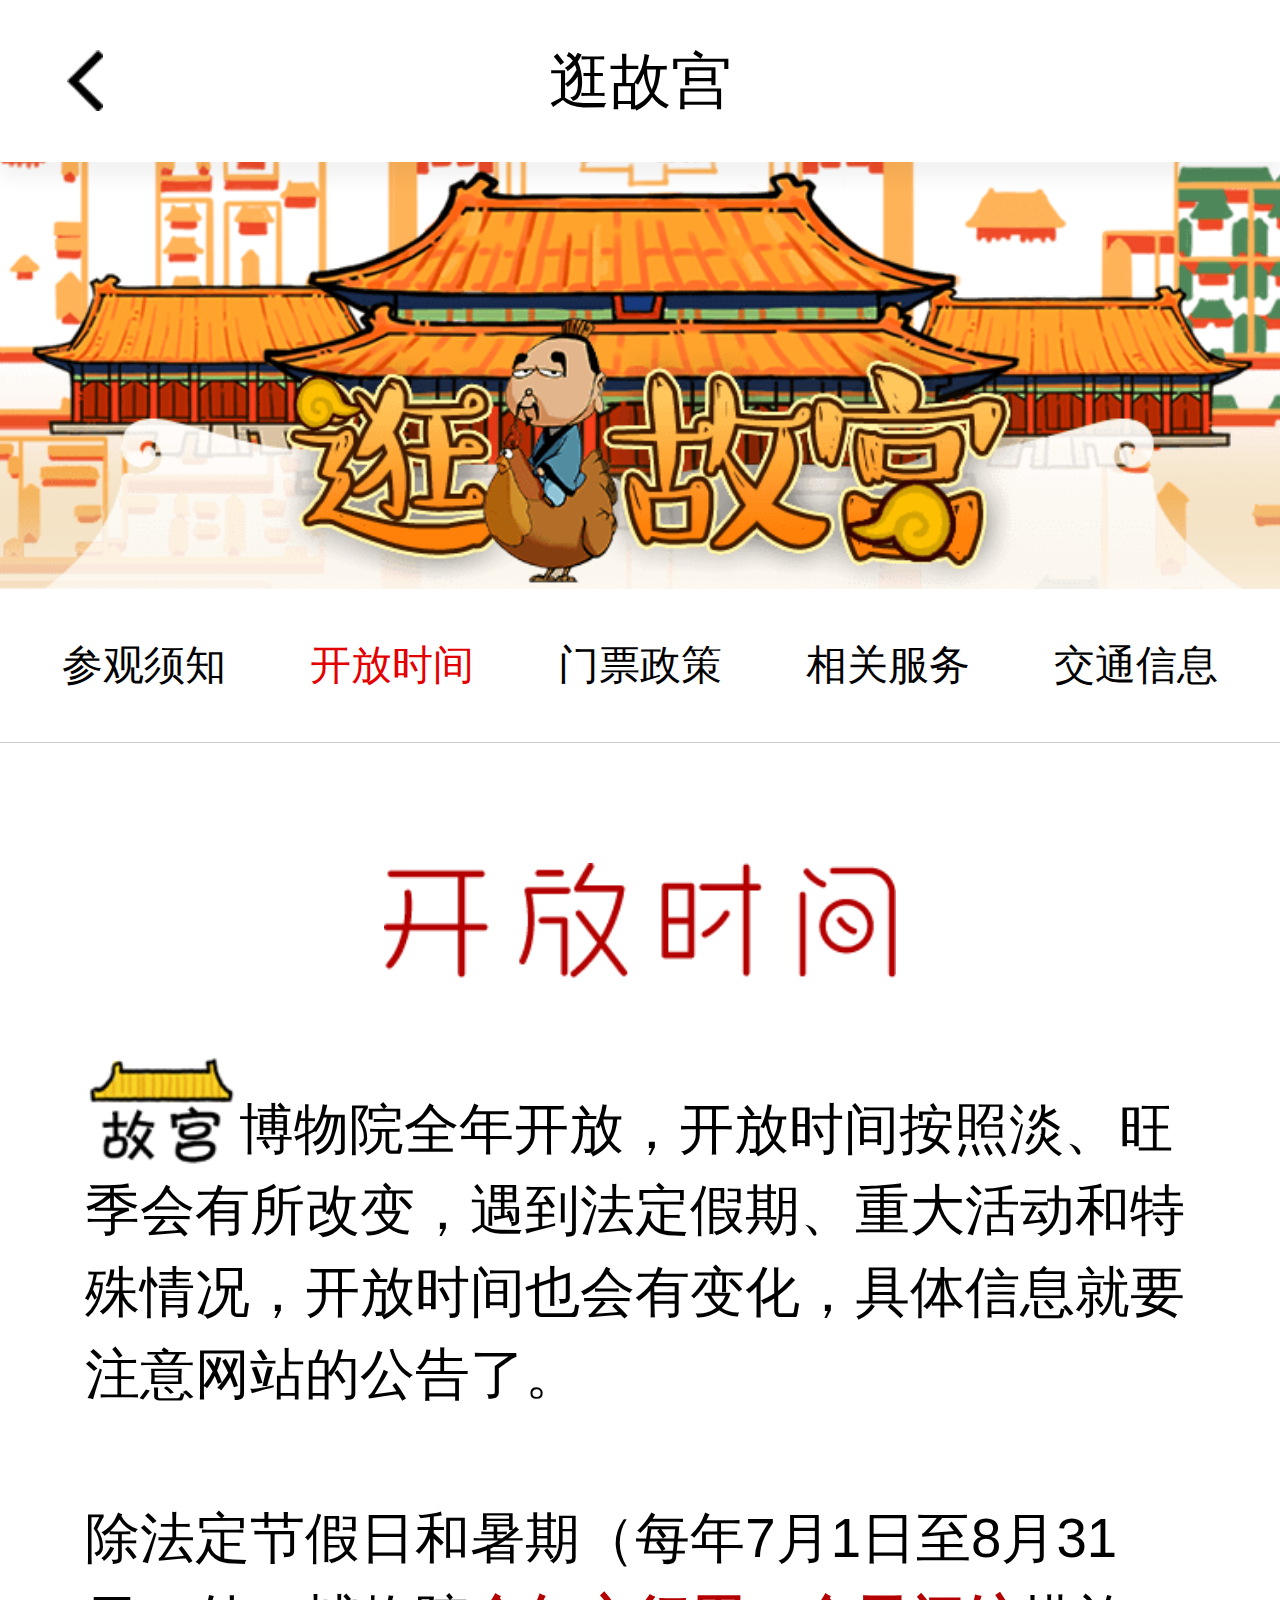
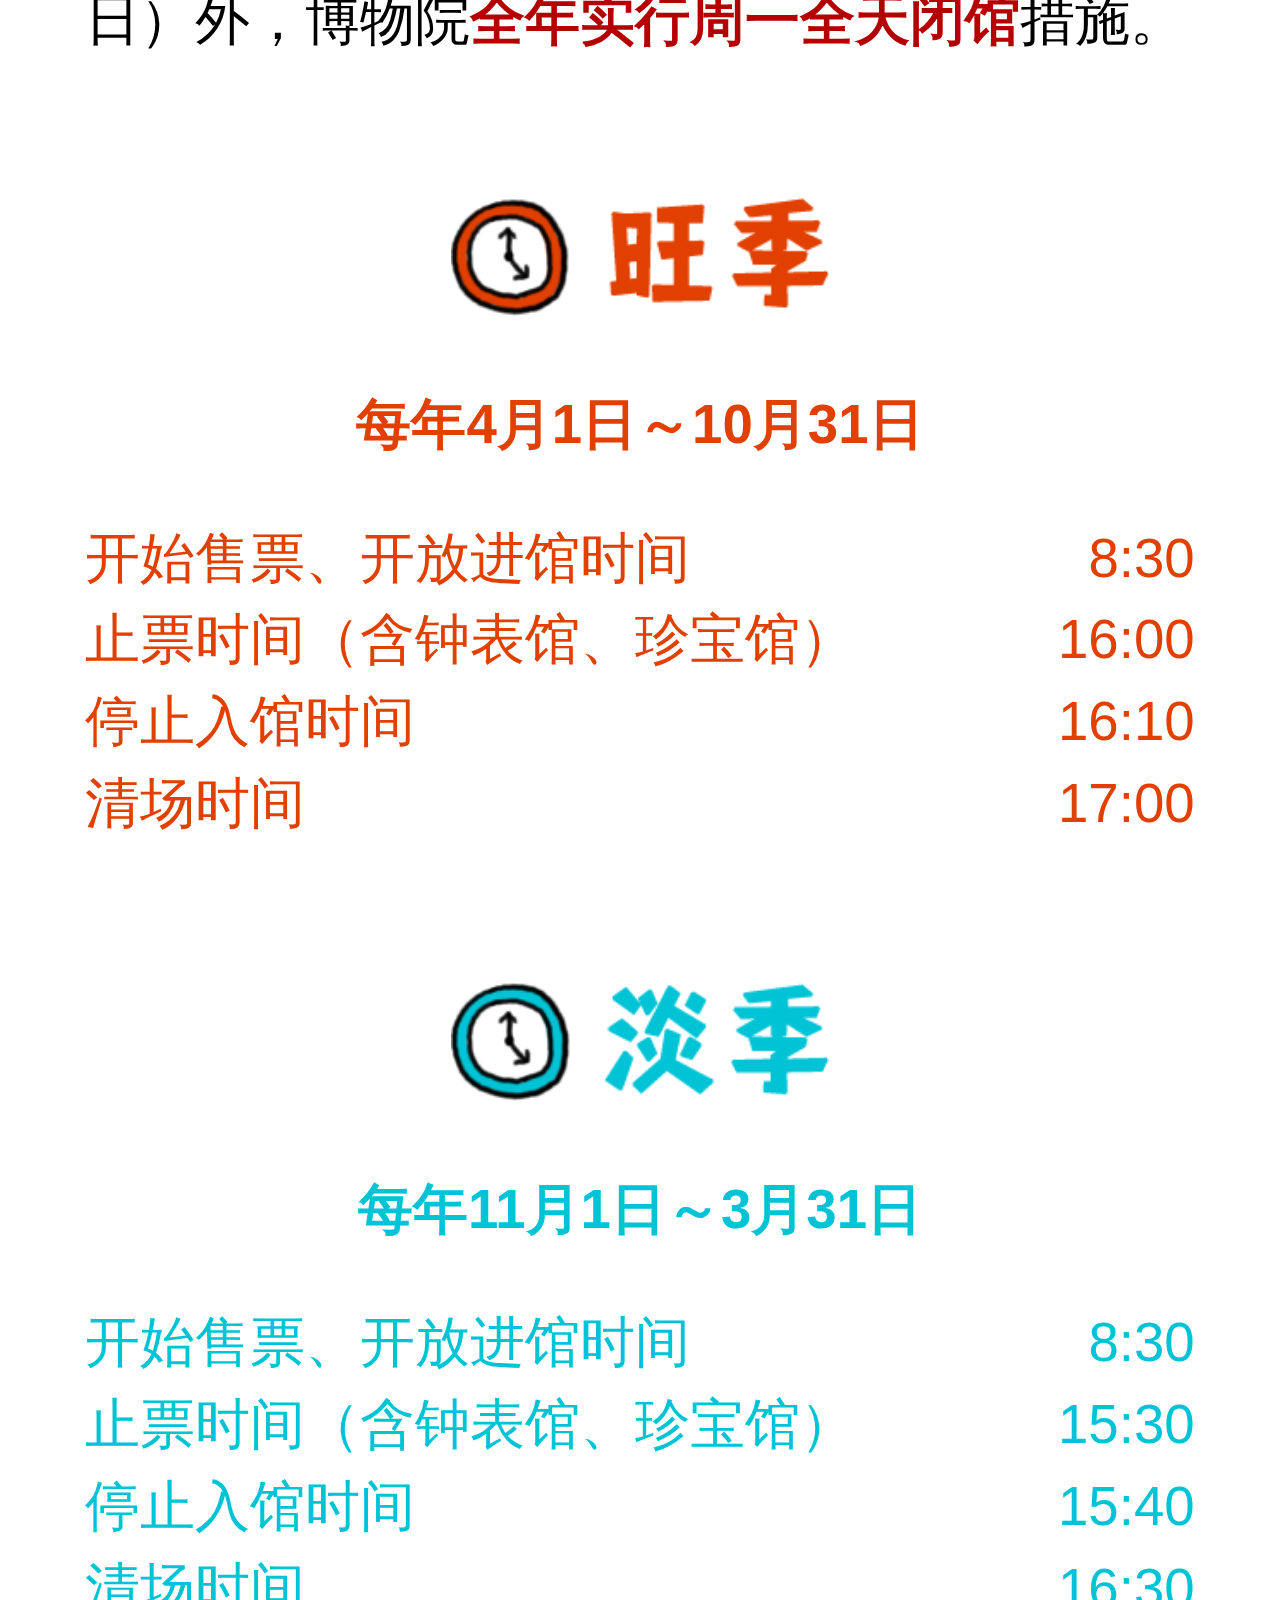
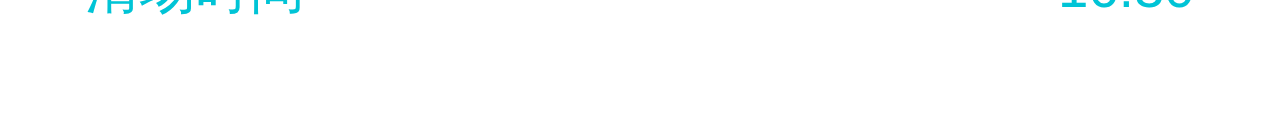
<file: page-4.html>
<!DOCTYPE html>
<html lang="zh">
<head>
	<meta charset="UTF-8">
	<meta name="viewport" content="width=device-width, initial-scale=1.0, maximum-scale=1.0, user-scalable=0, minimal-ui">
	<meta name="format-detection" content="telephone=no">
	<meta name="format-detection" content="address=no">
	<title>Document</title>
	<link rel="stylesheet" href="styles/styles.css">
	<script src="js/fn.js"></script>
</head>
<body>

<header class="gg-header">
	<span class="back"><i></i></span>
	逛故宫
</header>
<div class="gg-walk">
	<div class="gg-top-pic">
		<img src="./images/news_top_img.png" alt="">
	</div>
	<ul class="gg-walk-tabs">
		<li><a href="">参观须知</a></li>
		<li class="active"><a href="">开放时间</a></li>
		<li><a href="">门票政策</a></li>
		<li><a href="">相关服务</a></li>
		<li><a href="">交通信息</a></li>
	</ul>
	<div class="gg-walk-con">
		<img class="title" src="./images/h1_kaifangshijian.png" alt="">
		<p class="about">
			<span class="img-in-p"><img class="img-gg" src="./images/text_gugong.png" alt=""></span>博物院全年开放，开放时间按照淡、旺季会有所改变，遇到法定假期、重大活动和特殊情况，开放时间也会有变化，具体信息就要注意网站的公告了。<br /><br />
			除法定节假日和暑期（每年7月1日至8月31日）外，博物院<span class="f-red fb">全年实行周一全天闭馆</span>措施。
		</p>
		<div class="gg-time-open wj">
			<img src="./images/img_wangji.png" alt="">
			<p class="big-time">每年4月1日～10月31日</p>
			<p class="detial-time">开始售票、开放进馆时间<span class="fr">8:30</span></p>
			<p class="detial-time">止票时间（含钟表馆、珍宝馆）<span class="fr">16:00</span></p>
			<p class="detial-time">停止入馆时间<span class="fr">16:10</span></p>
			<p class="detial-time">清场时间<span class="fr">17:00</span></p>
		</div>
		<div class="gg-time-open dj">
			<img src="./images/img_danji.png" alt="">
			<p class="big-time">每年11月1日～3月31日</p>
			<p class="detial-time">开始售票、开放进馆时间<span class="fr">8:30</span></p>
			<p class="detial-time">止票时间（含钟表馆、珍宝馆）<span class="fr">15:30</span></p>
			<p class="detial-time">停止入馆时间<span class="fr">15:40</span></p>
			<p class="detial-time">清场时间<span class="fr">16:30</span></p>
		</div>
	</div>

</div>

<script src="js/zepto.min.js"></script>
<script src="js/app.js"></script>
</body>
</html>
</file>
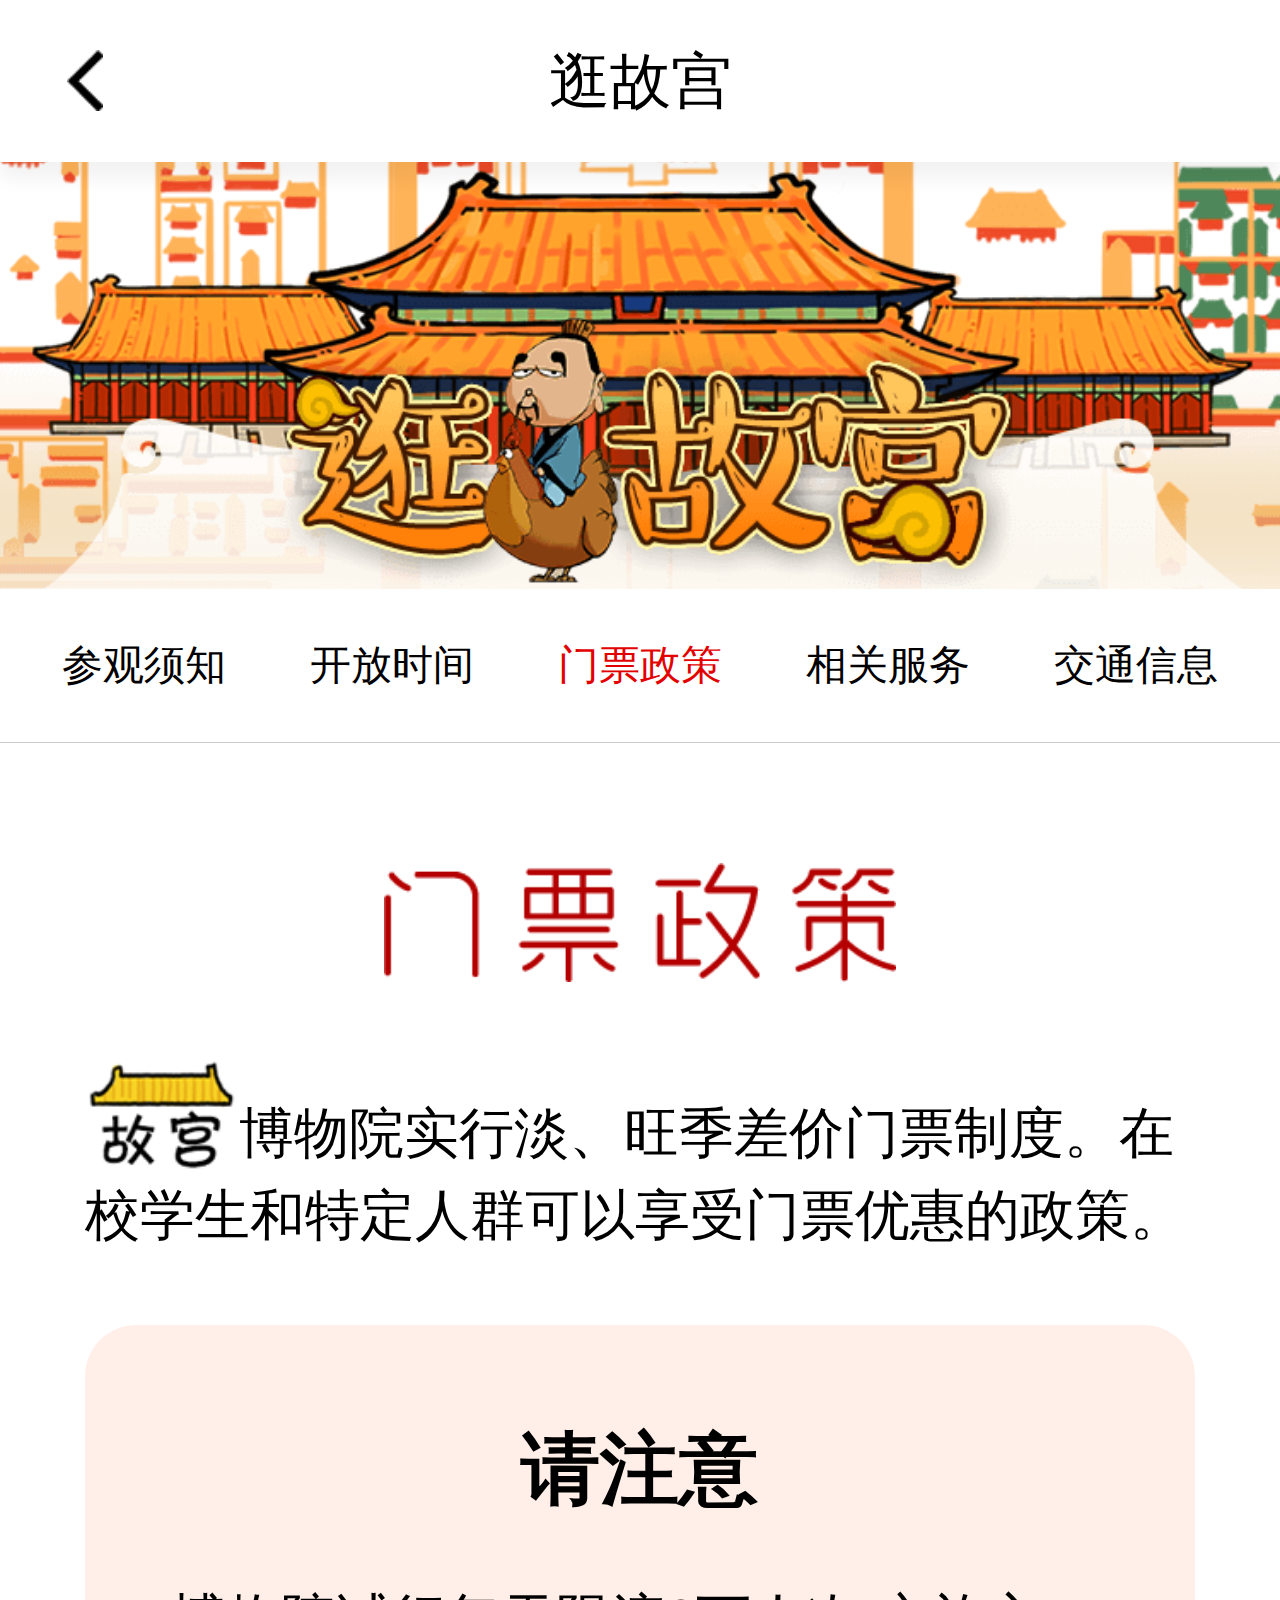
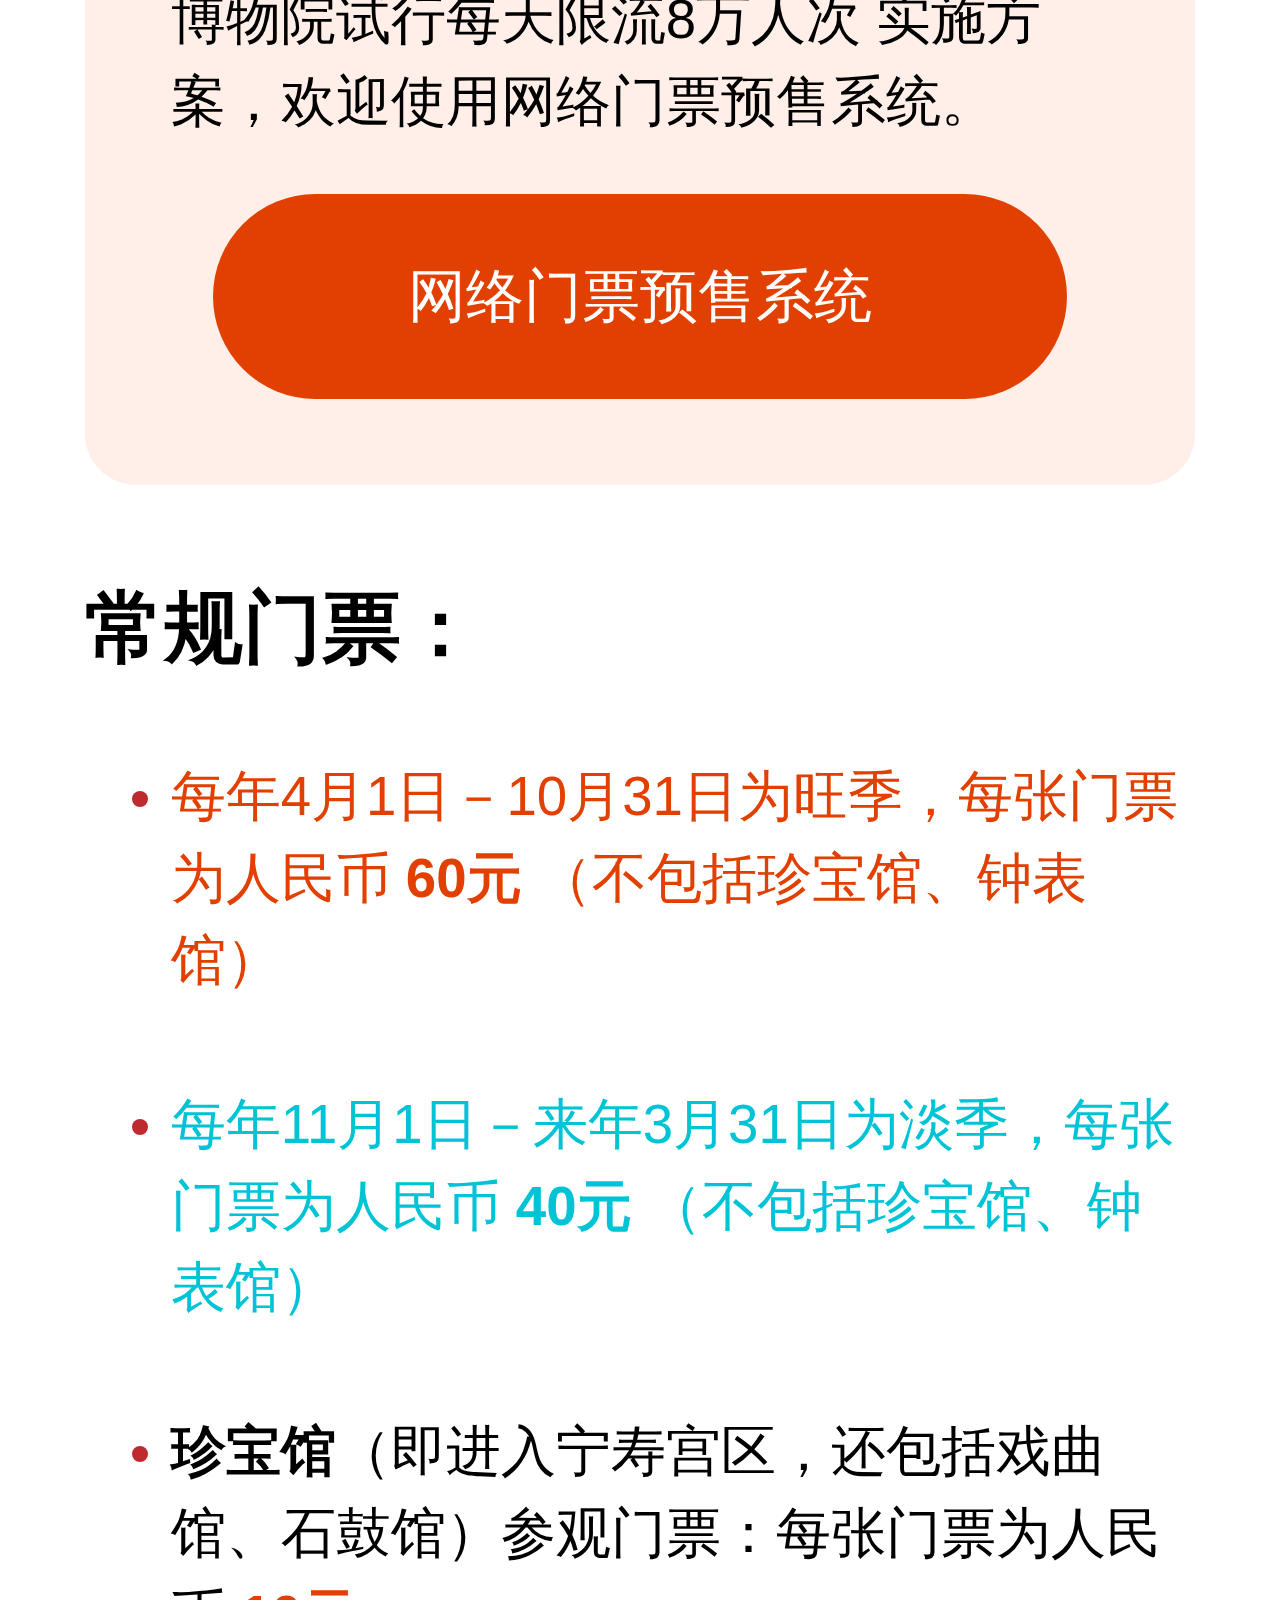
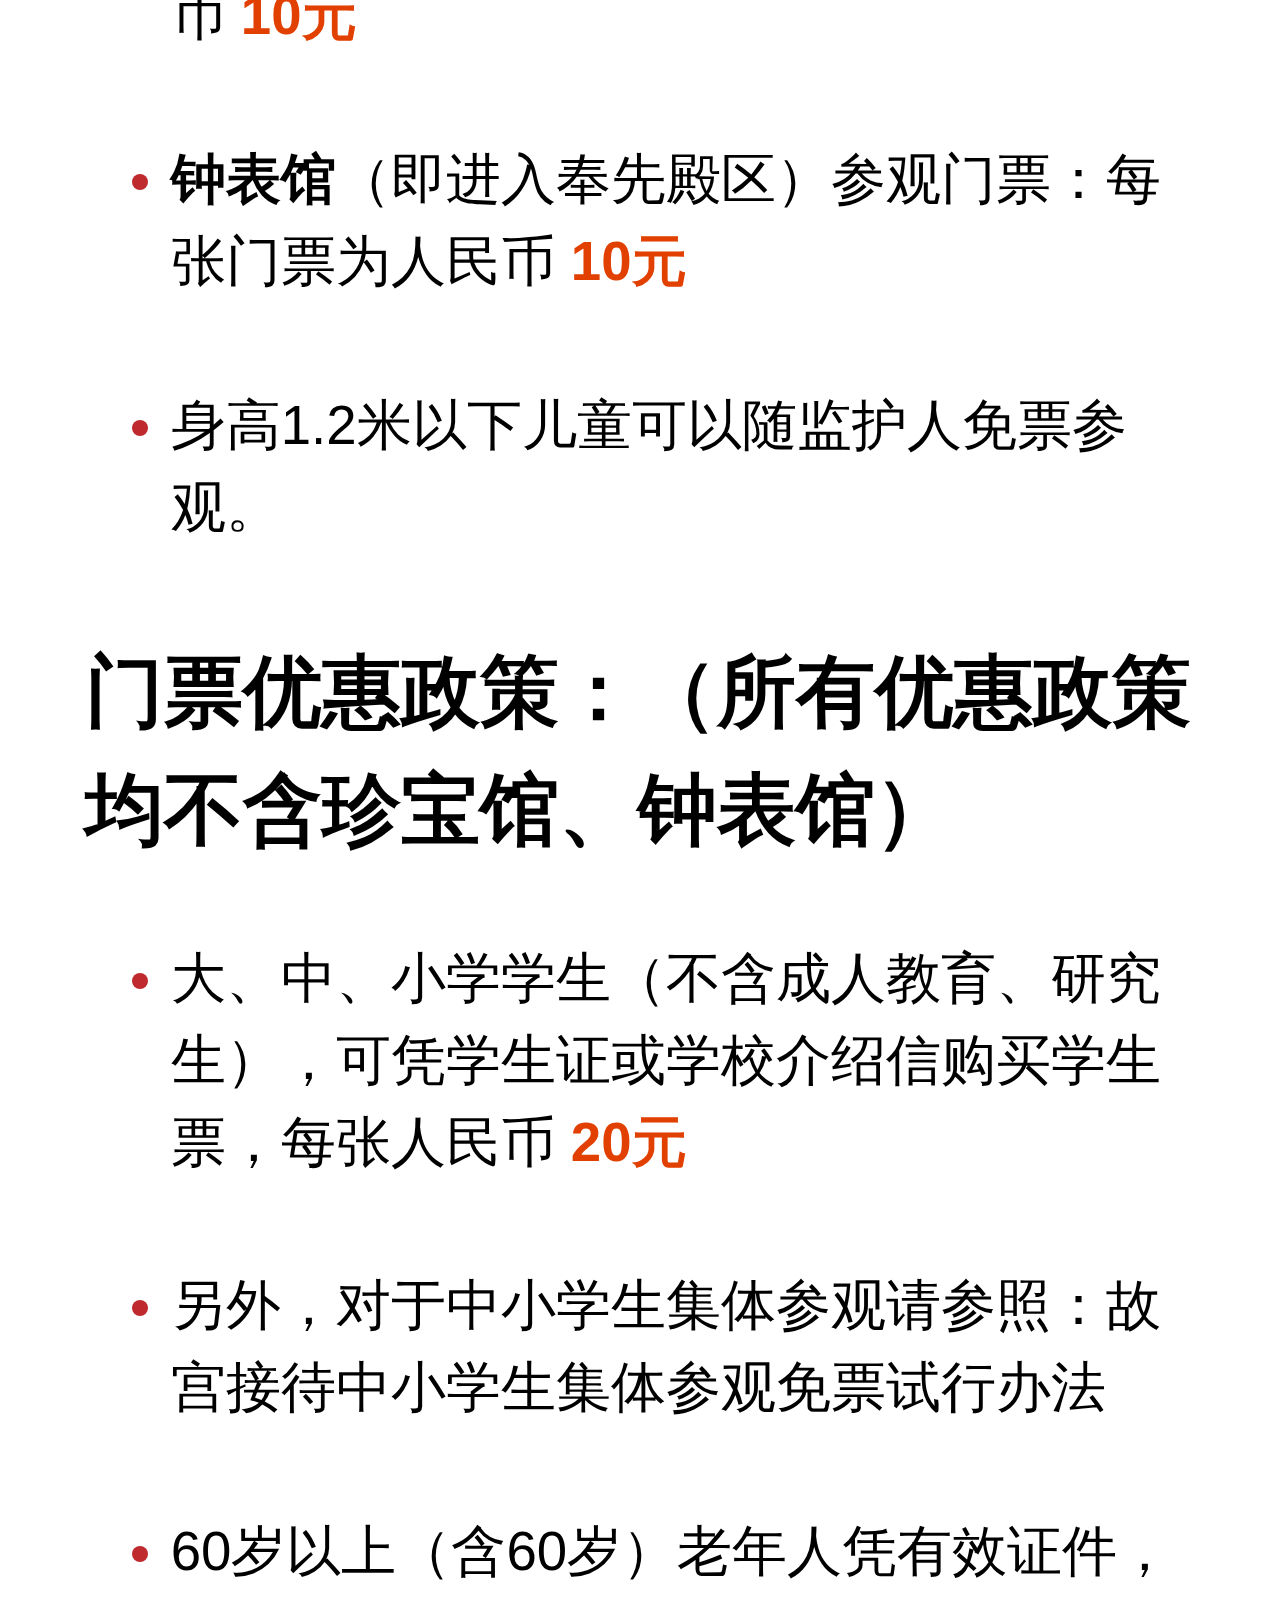
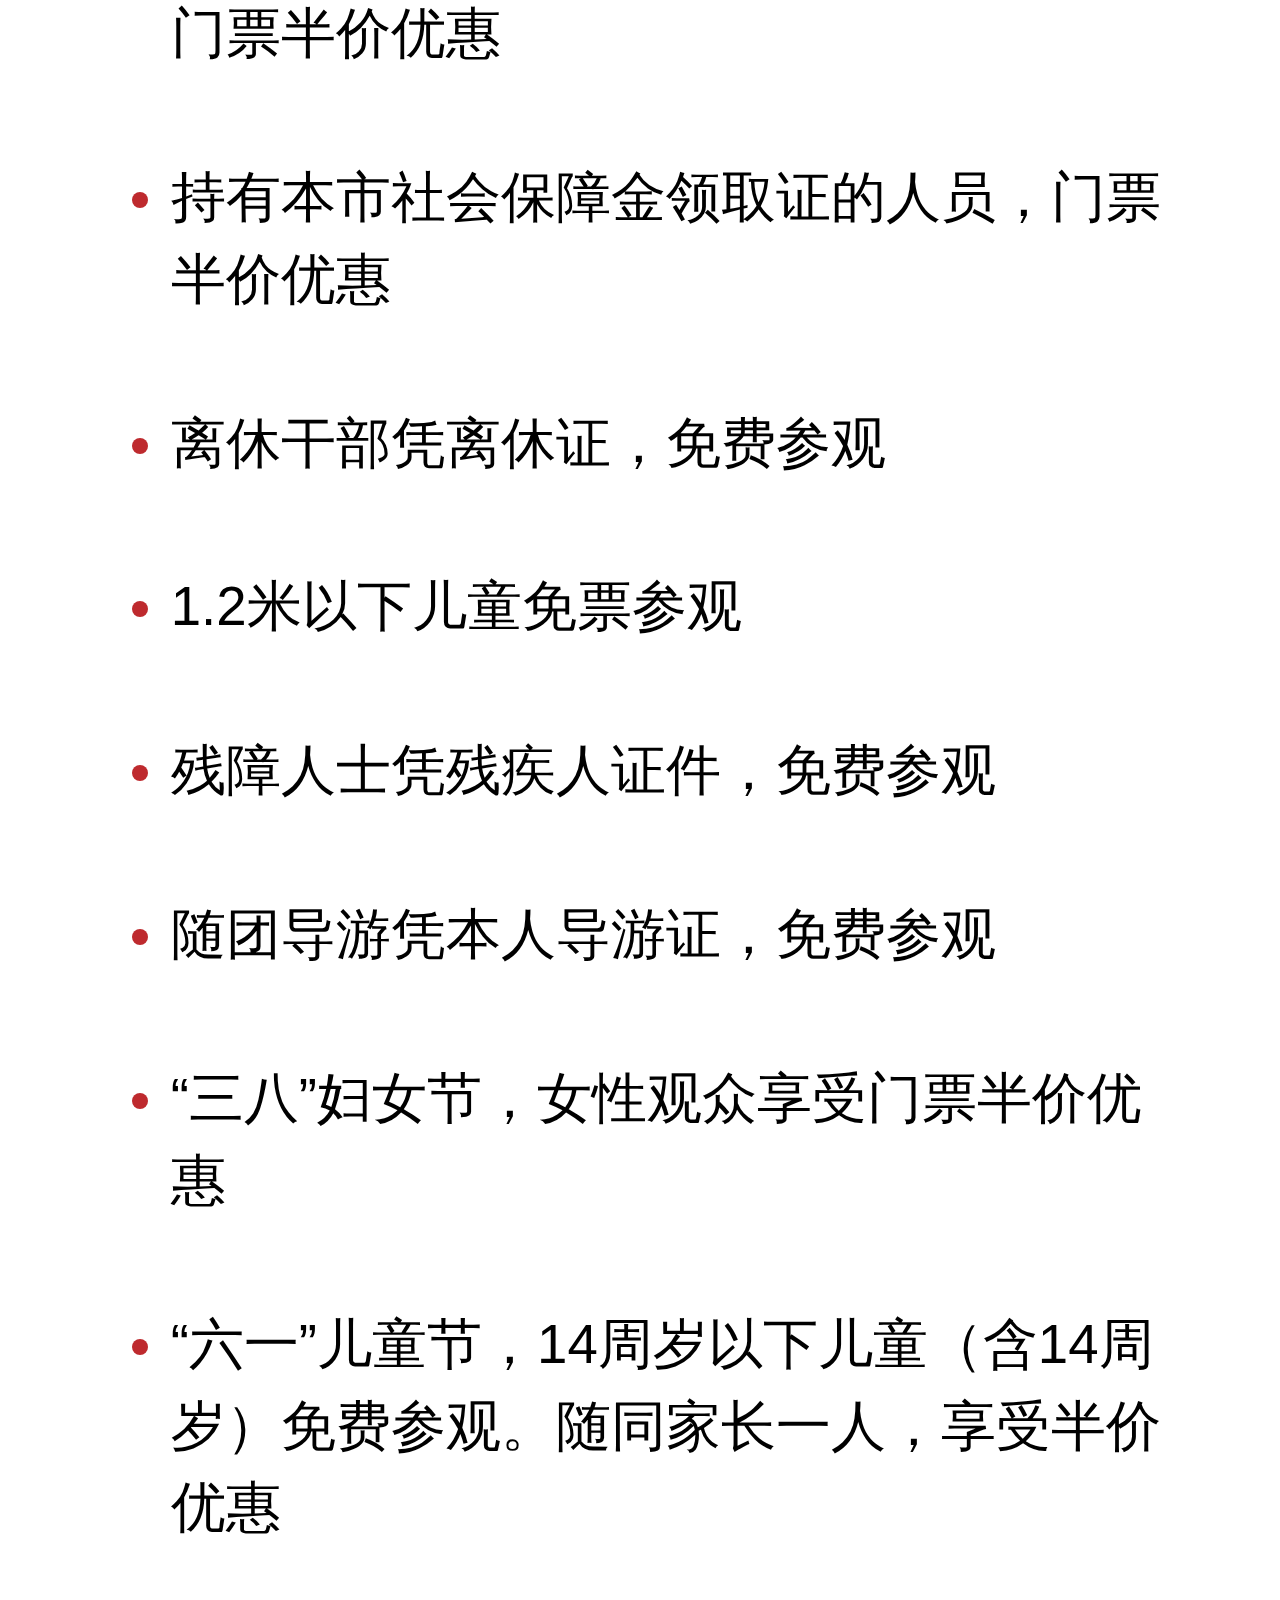
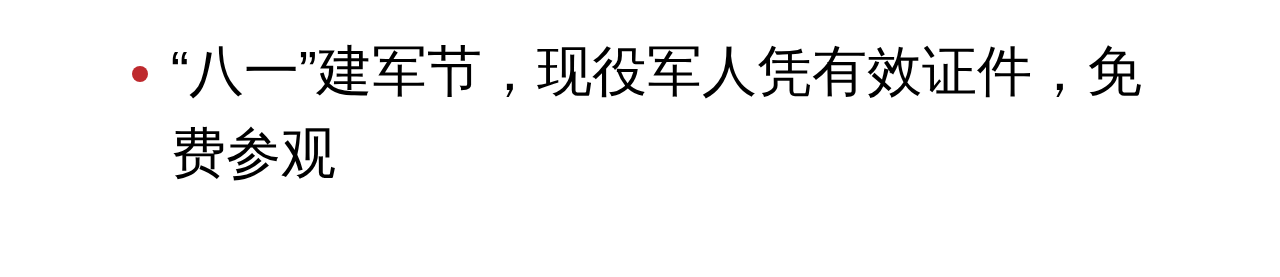
<file: page-5.html>
<!DOCTYPE html>
<html lang="zh">
<head>
	<meta charset="UTF-8">
	<meta name="viewport" content="width=device-width, initial-scale=1.0, maximum-scale=1.0, user-scalable=0, minimal-ui">
	<meta name="format-detection" content="telephone=no">
	<meta name="format-detection" content="address=no">
	<title>Document</title>
	<link rel="stylesheet" href="styles/styles.css">
	<script src="js/fn.js"></script>
</head>
<body>

<header class="gg-header">
	<span class="back"><i></i></span>
	逛故宫
</header>
<div class="gg-walk">
	<div class="gg-top-pic">
		<img src="./images/news_top_img.png" alt="">
	</div>
	<ul class="gg-walk-tabs">
		<li><a href="">参观须知</a></li>
		<li><a href="">开放时间</a></li>
		<li class="active"><a href="">门票政策</a></li>
		<li><a href="">相关服务</a></li>
		<li><a href="">交通信息</a></li>
	</ul>
	<div class="gg-walk-con">
		<img class="title" src="./images/h1_menpiaozhengce.png" alt="">
		<p class="about">
			<span class="img-in-p"><img class="img-gg" src="./images/text_gugong.png" alt=""></span>博物院实行淡、旺季差价门票制度。在校学生和特定人群可以享受门票优惠的政策。
		</p>
		<div class="gg-notic">
			<h2 class="big-tit">请注意</h2>
			<p>博物院试行每天限流8万人次 实施方案，欢迎使用网络门票预售系统。</p>
			<a href="">网络门票预售系统</a>
		</div>
		<div class="gg-zc">
			<h2 class="big-tit tal">常规门票：</h2>
			<ul>
				<li>
					<span class="f-orange">每年4月1日－10月31日为旺季，每张门票为人民币<span class="fb"> 60元 </span>（不包括珍宝馆、钟表馆）</span>
				</li>
				<li>
					<span class="f-blue">每年11月1日－来年3月31日为淡季，每张门票为人民币<span class="fb"> 40元 </span>（不包括珍宝馆、钟表馆）</span>
				</li>
				<li>
					<span class="f-black"><span class="fb">珍宝馆</span>（即进入宁寿宫区，还包括戏曲馆、石鼓馆）参观门票：每张门票为人民币 <span class="fb f-orange">10元</span></span>
				</li>
				<li>
					<span class="f-black"><span class="fb">钟表馆</span>（即进入奉先殿区）参观门票：每张门票为人民币<span class="fb f-orange"> 10元</span></span>
				</li>
				<li>
					<span class="f-black">身高1.2米以下儿童可以随监护人免票参观。</span></span>
				</li>
			</ul>
		</div>
		<div class="gg-zc">
			<h2 class="big-tit tal">门票优惠政策：（所有优惠政策均不含珍宝馆、钟表馆）</h2>
			<ul>
				<li>
					<span class="f-black">大、中、小学学生（不含成人教育、研究生），可凭学生证或学校介绍信购买学生票，每张人民币 <span class="fb f-orange"> 20元</span></span>
				</li>
				<li>
					<span class="f-black">另外，对于中小学生集体参观请参照：故宫接待中小学生集体参观免票试行办法</span>
				</li>
				<li>
					<span class="f-black">60岁以上（含60岁）老年人凭有效证件，门票半价优惠</span>
				</li>
				<li>
					<span class="f-black">持有本市社会保障金领取证的人员，门票半价优惠</span>
				</li>
				<li>
					<span class="f-black">离休干部凭离休证，免费参观</span>
				</li>
				<li>
					<span class="f-black">1.2米以下儿童免票参观</span>
				</li>
				<li>
					<span class="f-black">残障人士凭残疾人证件，免费参观</span>
				</li>
				<li>
					<span class="f-black">随团导游凭本人导游证，免费参观</span>
				</li>
				<li>
					<span class="f-black">“三八”妇女节，女性观众享受门票半价优惠</span>
				</li>
				<li>
					<span class="f-black">“六一”儿童节，14周岁以下儿童（含14周岁）免费参观。随同家长一人，享受半价优惠</span>
				</li>
				<li>
					<span class="f-black">“八一”建军节，现役军人凭有效证件，免费参观</span>
				</li>
			</ul>
		</div>
	</div>
</div>

<script src="js/zepto.min.js"></script>
<script src="js/app.js"></script>
</body>
</html>
</file>
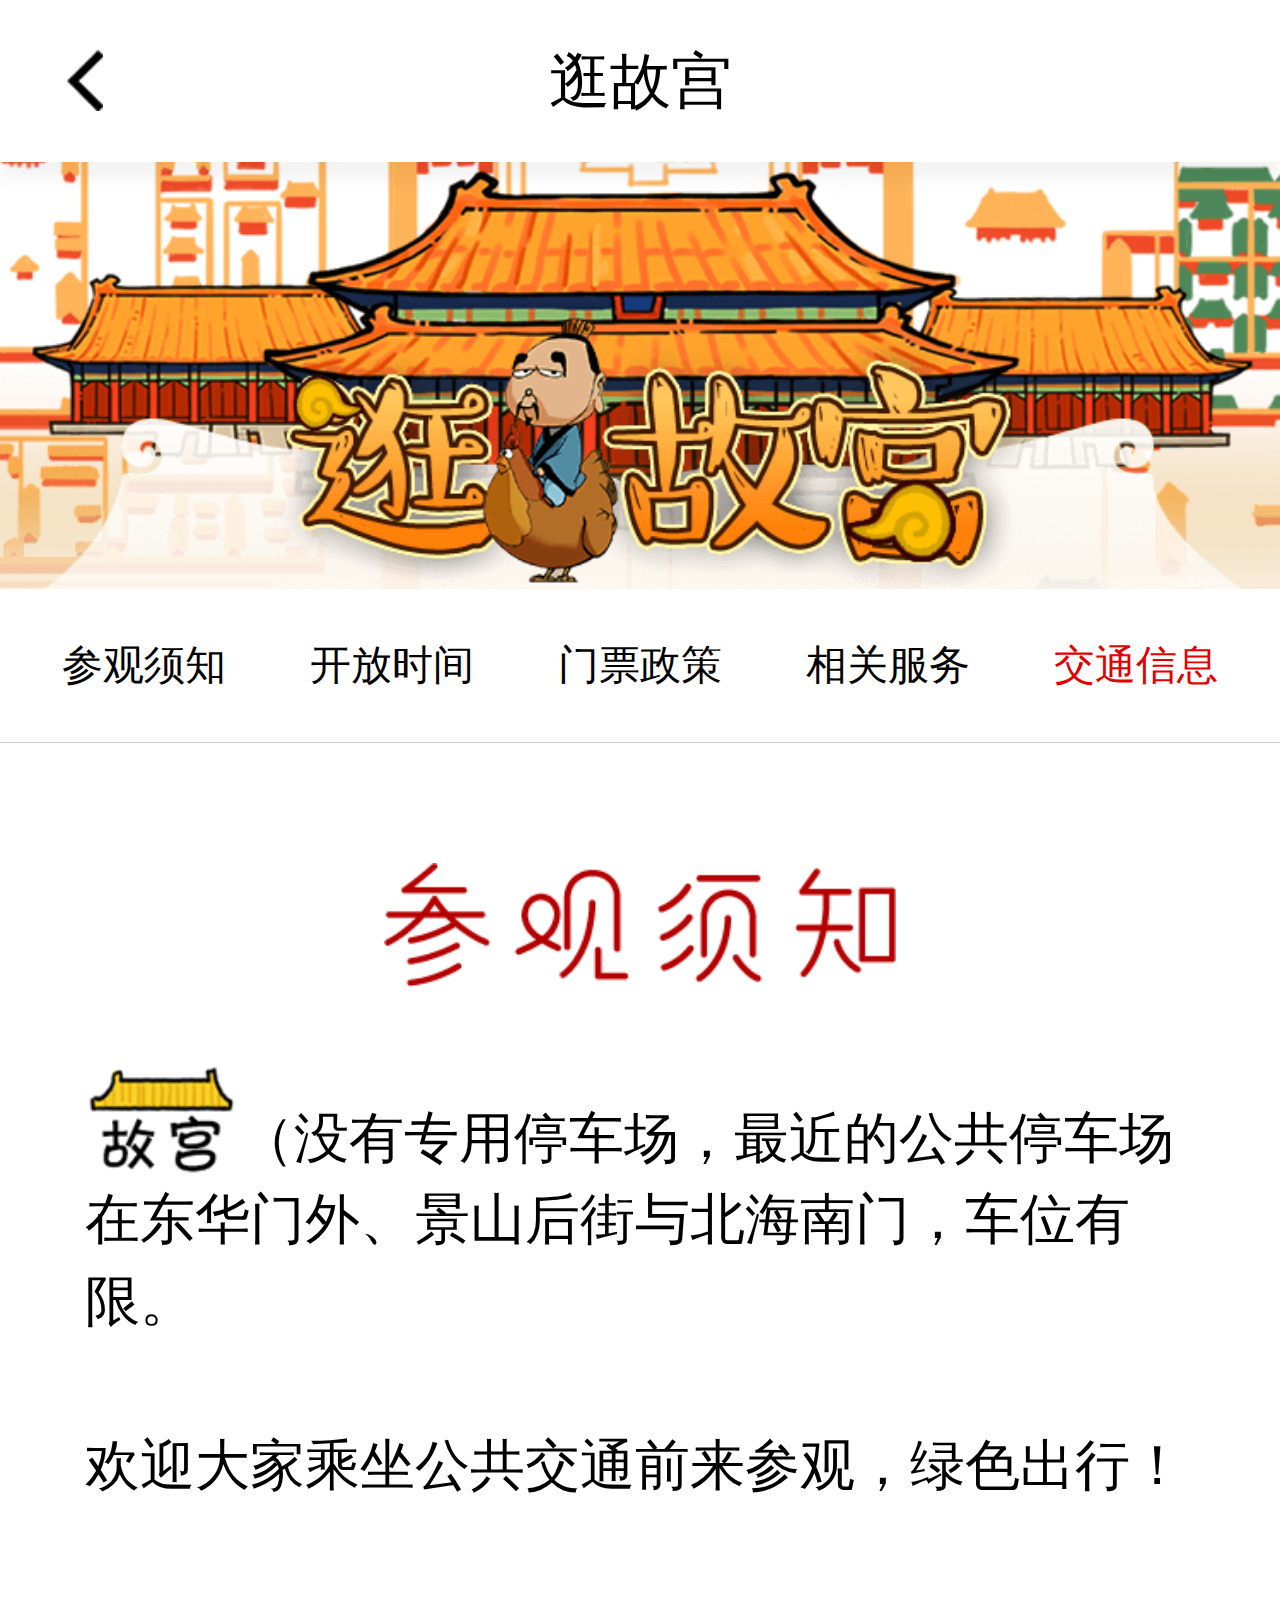
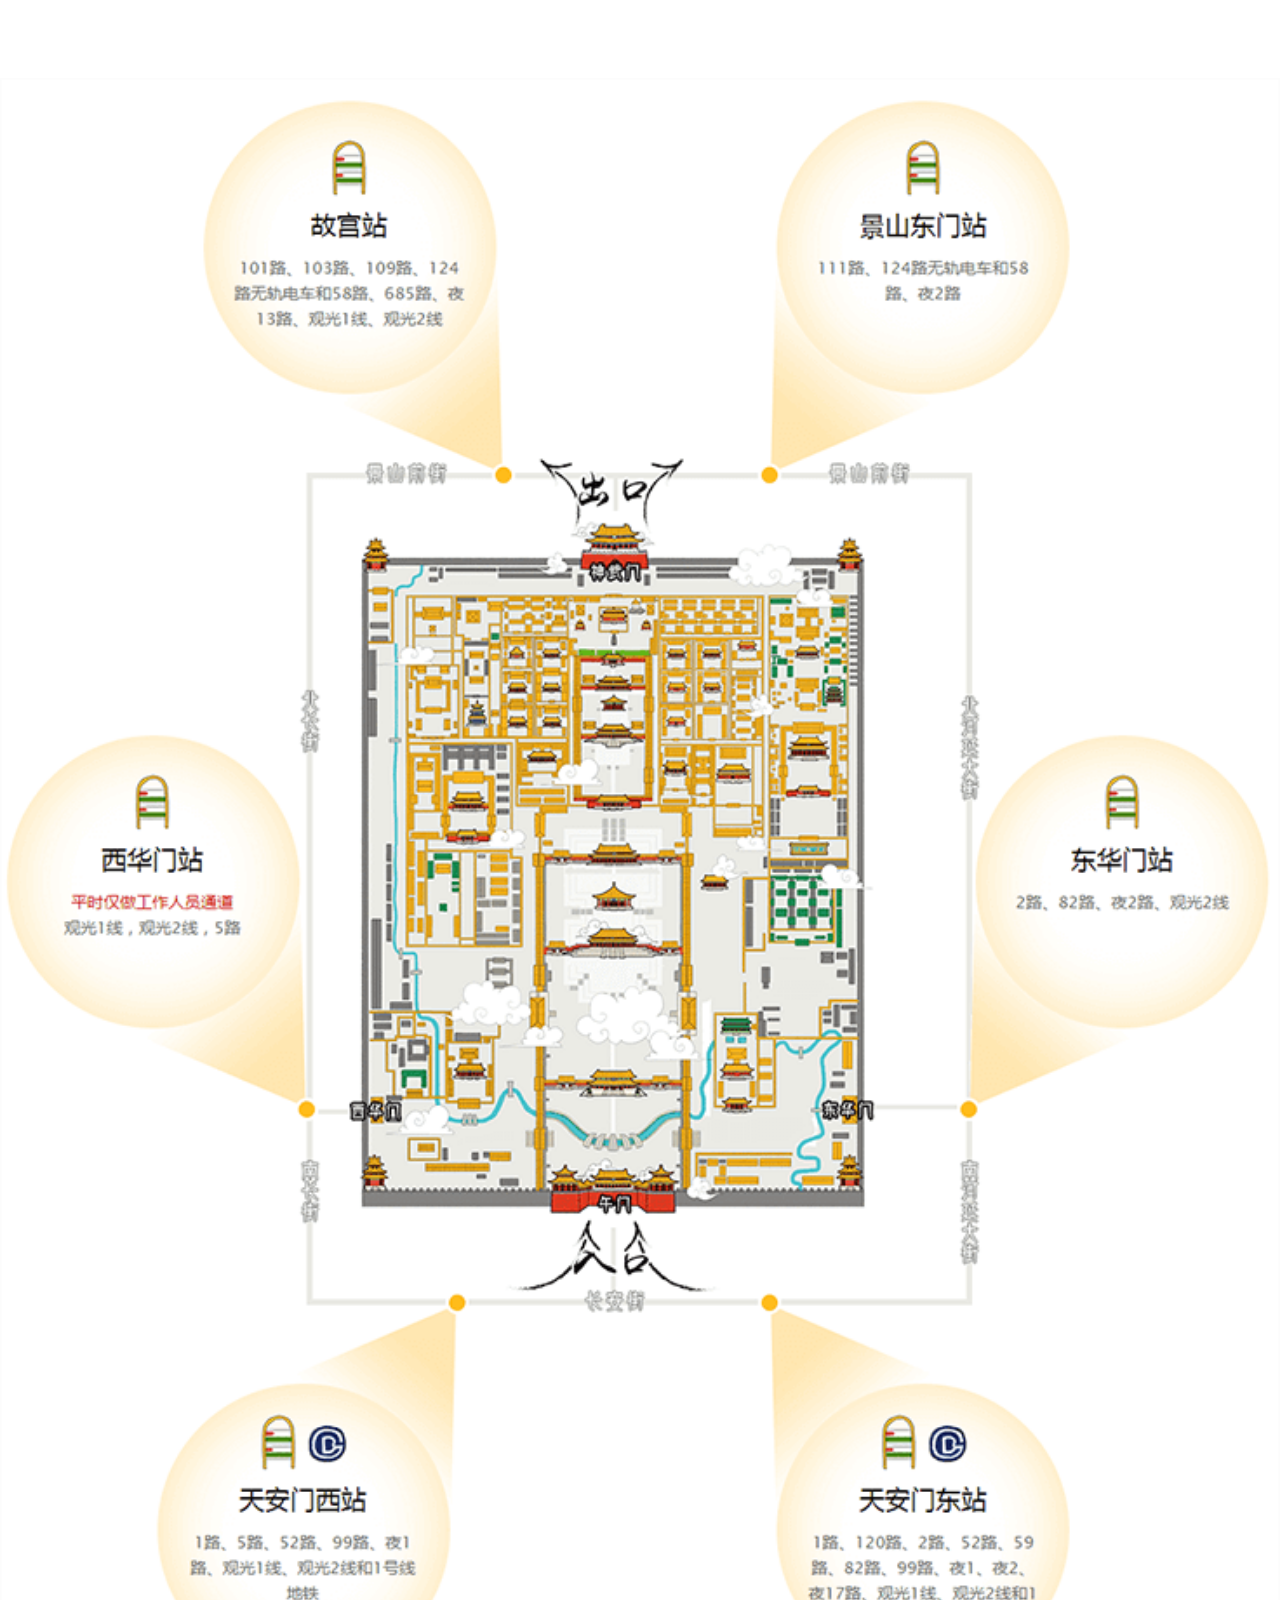
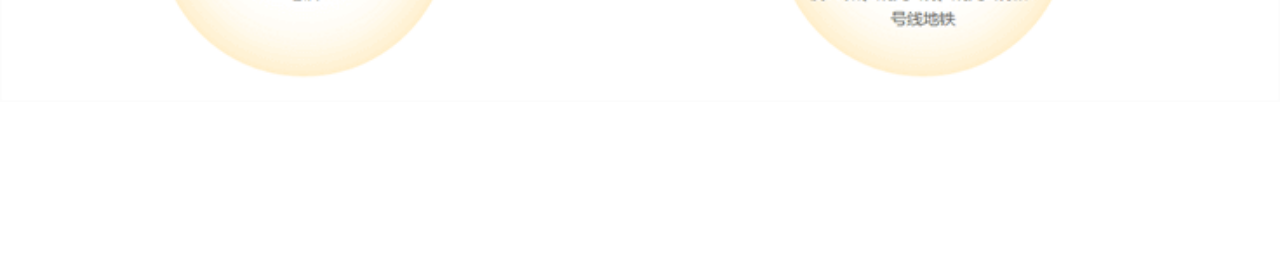
<file: page-7.html>
<!DOCTYPE html>
<html lang="zh">
<head>
	<meta charset="UTF-8">
	<meta name="viewport" content="width=device-width, initial-scale=1.0, maximum-scale=1.0, user-scalable=0, minimal-ui">
	<meta name="format-detection" content="telephone=no">
	<meta name="format-detection" content="address=no">
	<title>Document</title>
	<link rel="stylesheet" href="styles/styles.css">
	<script src="js/fn.js"></script>
</head>
<body>

<header class="gg-header">
	<span class="back"><i></i></span>
	逛故宫
</header>
<div class="gg-walk">
	<div class="gg-top-pic">
		<img src="./images/news_top_img.png" alt="">
	</div>
	<ul class="gg-walk-tabs">
		<li><a href="">参观须知</a></li>
		<li><a href="">开放时间</a></li>
		<li><a href="">门票政策</a></li>
		<li><a href="">相关服务</a></li>
		<li class="active"><a href="">交通信息</a></li>
	</ul>
	<div class="gg-walk-con">
		<img class="title" src="./images/canguanxuzhi.png" alt="">
		<p class="about">
			<span class="img-in-p"><img class="img-gg" src="./images/text_gugong.png" alt=""></span>（没有专用停车场，最近的公共停车场在东华门外、景山后街与北海南门，车位有限。<br /><br />
			欢迎大家乘坐公共交通前来参观，绿色出行！
		</p>
		<img class="gg-traffic" src="./images/img_jiaotong.png" alt="">
	</div>
</div>
<script src="js/zepto.min.js"></script>
<script src="js/app.js"></script>
</body>
</html>
</file>
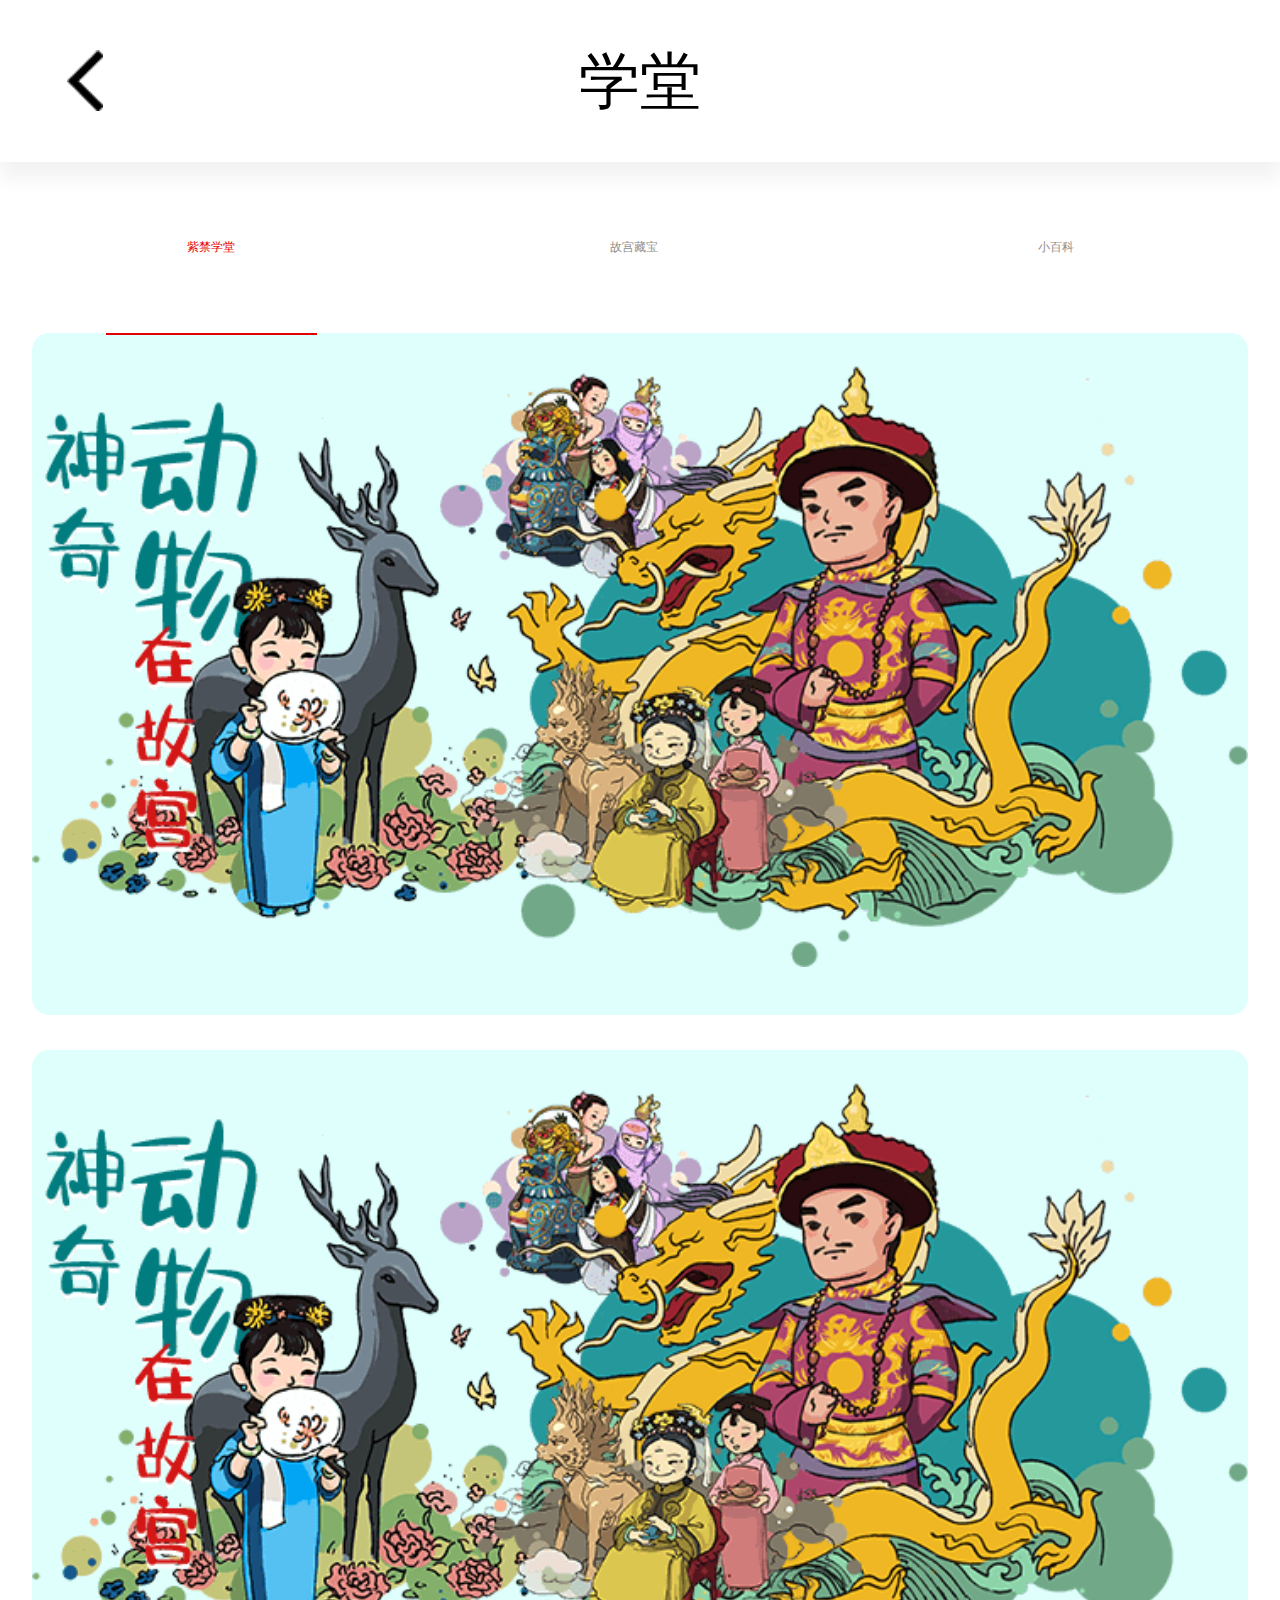
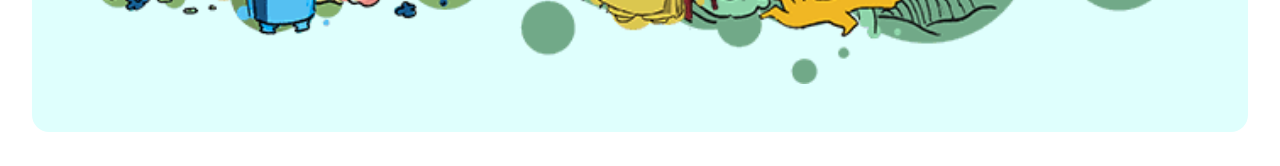
<file: page-8.html>
<!DOCTYPE html>
<html lang="zh">
<head>
	<meta charset="UTF-8">
	<meta name="viewport" content="width=device-width, initial-scale=1.0, maximum-scale=1.0, user-scalable=0, minimal-ui">
	<meta name="format-detection" content="telephone=no">
	<meta name="format-detection" content="address=no">
	<title>Document</title>
	<link rel="stylesheet" href="styles/styles.css">
	<script src="js/fn.js"></script>
</head>
<body>

<header class="gg-header">
	<span class="back"><i></i></span>
	学堂
</header>
<div class="gg-school">
	<div class="gg-school-tab">
		<ul>
			<li class="active"><span>紫禁学堂</span></li>
			<li><span>故宫藏宝</span></li>
			<li><span>小百科</span></li>
		</ul>
	</div>

	<div class="gg-school-lists">
		<div class="school">
			<a href=""><img src="./images/happening_demo_img.png" alt=""></a>
			<a href=""><img src="./images/happening_demo_img.png" alt=""></a>
		</div>
		<div class="cangbao none">
			<a href=""><img src="./images/happening_demo_img.png" alt=""></a>
		</div>
		<div class="baike none">
			<a href=""><img src="./images/happening_demo_img.png" alt=""></a>
			<a href=""><img src="./images/happening_demo_img.png" alt=""></a>
			<a href=""><img src="./images/happening_demo_img.png" alt=""></a>
		</div>
	</div>
</div>

<script src="js/zepto.min.js"></script>
<script src="js/app.js"></script>
</body>
</html>
</file>
<file: styles/styles.css>
@charset "UTF-8";
/* svn相对地址 */
/* 项目下建立文本或者其他说明 本产品的产品及其对接的相关人员 */
/**
* Description: Base style 
**/
/*RESET
-------------------------------------------------------------- */
body, dl, dd, h1, h2, h3, h4, h5, h6, p, form, ul, li {
  margin: 0;
}

ul, input {
  padding: 0;
}

ol, li {
  margin: 0;
  padding: 0;
}

table {
  border-collapse: collapse;
  border-spacing: 0;
}

fieldset, img {
  border: 0;
}

address, caption, cite, code, dfn, em, strong, th, var {
  font-style: normal;
  font-weight: normal;
}

ol, ul {
  list-style: none;
}

del, ins {
  text-decoration: none;
}

caption, th {
  text-align: left;
}

h1, h2, h3, h4, h5, h6 {
  font-size: 100%;
  font-weight: normal;
}

input, button, textarea, select {
  font-size: 100%;
}

q:before, q:after {
  content: "";
}

addr, acronym {
  border: 0;
  font-variant: normal;
}

sub, sup {
  font-size: 75%;
  line-height: 0;
  position: relative;
}

sub {
  top: -0.5em;
}

sup {
  bottom: -0.25em;
}

/*CLEARFIX
-------------------------------------------------------------- */
.clearfix:after, .gg-walk-tabs:after, .gg-school-tab ul:after {
  content: ".";
  display: block;
  height: 0;
  clear: both;
  visibility: hidden;
}

.clearfix, .gg-walk-tabs, .gg-school-tab ul {
  display: inline-block;
}

* html .clearfix, * html .gg-walk-tabs, * html .gg-school-tab ul, .gg-school-tab * html ul {
  height: 1%;
}

.clearfix, .gg-walk-tabs, .gg-school-tab ul {
  display: block;
}

/*FONT
-------------------------------------------------------------- */
body {
  font: 12px/1.5 "Arial","\5FAE\8F6F\96C5\9ED1","\5b8b\4f53", sans-serif;
  color: #000;
  background: #fff;
}

a {
  color: #000;
  text-decoration: none;
}

a:active {
  color: #df1830;
}

.fb {
  font-weight: 700;
}

.fn {
  font-weight: 400;
}

.unl {
  text-decoration: underline;
}

.no_unl {
  text-decoration: none;
}

/*POSITION
-------------------------------------------------------------- */
.tl {
  text-align: left;
}

.tc {
  text-align: center;
}

.tr {
  text-align: right;
}

.bc {
  margin-left: auto;
  margin-right: auto;
}

.fl {
  float: left;
  display: inline;
}

.fr {
  float: right;
  display: inline;
}

.vm {
  vertical-align: middle;
}

.vt {
  vertical-align: top;
}

.pr {
  position: relative;
}

.pa {
  position: absolute;
}

.abs-right {
  position: absolute;
  right: 0;
}

.abs-left {
  position: absolute;
  left: 0;
}

.hidden {
  visibility: hidden;
}

.none {
  display: none;
}

.oh {
  overflow: hidden;
}

.red_index_main1 h2 {
  opacity: 0;
  filter: alpha(opacity=0);
  transition: all 1s;
}

.an_toTop {
  animation: toTop 0.5s linear 0s;
  -webkit-animation: toTop 0.5s linear 0s;
  -ms-animation: toTop 0.5s linear 0s;
  animation-fill-mode: both;
  opacity: 1 !important;
  filter: alpha(opacity=100) !important;
}

.an_toBottom {
  animation: toBottom 0.5s linear 0s;
  -webkit-animation: toBottom 0.5s linear 0s;
  -ms-animation: toBottom 0.5s linear 0s;
  animation-fill-mode: both;
  opacity: 1 !important;
  filter: alpha(opacity=100) !important;
}

.an_show {
  animation: show 0.7s linear 0s;
  -webkit-animation: show 0.7s linear 0s;
  -ms-animation: show 0.7s linear 0s;
  animation-fill-mode: both;
  opacity: 1 !important;
  filter: alpha(opacity=100) !important;
}

.an_toRight {
  animation: toRight 0.5s linear 0s;
  -webkit-animation: toRight 0.5s linear 0s;
  -ms-animation: toRight 0.5s linear 0s;
  animation-fill-mode: both;
  opacity: 1 !important;
  filter: alpha(opacity=100) !important;
}

.an_toLeft {
  animation: toLeft 0.5s linear 0s;
  -webkit-animation: toLeft 0.5s linear 0s;
  -ms-animation: toLeft 0.5s linear 0s;
  animation-fill-mode: both;
  opacity: 1 !important;
  filter: alpha(opacity=100) !important;
}

.an_delay1 {
  animation-delay: 0.1s;
}

.an_delay2 {
  animation-delay: 0.2s;
}

.an_delay3 {
  animation-delay: 0.3s;
}

.an_delay4 {
  animation-delay: 0.4s;
}

.an_delay5 {
  animation-delay: 0.5s;
}

.an_delay6 {
  animation-delay: 0.6s;
}

.an_delay7 {
  animation-delay: 0.7s;
}

.an_delay8 {
  animation-delay: 0.8s;
}

.an_delay9 {
  animation-delay: 0.9s;
}

.an_delay10 {
  animation-delay: 1s;
}

.an_delay11 {
  animation-delay: 1.1s;
}

.an_delay12 {
  animation-delay: 1.2s;
}

.an_delay13 {
  animation-delay: 1.3s;
}

.an_delay14 {
  animation-delay: 1.4s;
}

.an_delay15 {
  animation-delay: 1.5s;
}

.an_delay16 {
  animation-delay: 1.6s;
}

.an_delay17 {
  animation-delay: 1.7s;
}

.an_delay18 {
  animation-delay: 1.8s;
}

.an_delay19 {
  animation-delay: 1.9s;
}

.an_delay20 {
  animation-delay: 2s;
}

.an_delay21 {
  animation-delay: 2.1s;
}

.an_delay22 {
  animation-delay: 2.2s;
}

.an_delay23 {
  animation-delay: 2.3s;
}

.an_delay24 {
  animation-delay: 2.4s;
}

.an_delay25 {
  animation-delay: 2.5s;
}

.an_delay26 {
  animation-delay: 2.6s;
}

.an_delay27 {
  animation-delay: 2.7s;
}

.an_delay28 {
  animation-delay: 2.8s;
}

.an_delay29 {
  animation-delay: 2.9s;
}

.an_delay30 {
  animation-delay: 3s;
}

.an_delay31 {
  animation-delay: 3.1s;
}

.an_delay32 {
  animation-delay: 3.2s;
}

.an_delay33 {
  animation-delay: 3.3s;
}

.an_delay34 {
  animation-delay: 3.4s;
}

.an_delay35 {
  animation-delay: 3.5s;
}

.an_delay36 {
  animation-delay: 3.6s;
}

.an_delay37 {
  animation-delay: 3.7s;
}

.an_delay38 {
  animation-delay: 3.8s;
}

.an_delay39 {
  animation-delay: 3.9s;
}

.an_delay40 {
  animation-delay: 4s;
}

@keyframes topAndBottom {
  0% {
    transform: translateX(-50%) translateY(-10%);
  }
  50% {
    transform: translateX(-50%) translateY(-40%);
  }
  100% {
    transform: translateX(-50%) translateY(-10%);
  }
}
@-webkit-keyframes bounce {
  from, to {
    -webkit-transform: translateX(-50%) translateY(1rem) scaleY(0.98);
    transform: translateX(-50%) translateY(1rem) scaleY(0.98);
  }
  80% {
    -webkit-transform: translateX(-50%) translateY(0rem) scaleY(1.02);
    transform: translateX(-50%) translateY(0rem) scaleY(1.02);
  }
}
@keyframes bounce {
  from, to {
    -webkit-transform: translateX(-50%) translateY(1rem) scaleY(0.98);
    transform: translateX(-50%) translateY(1rem) scaleY(0.98);
  }
  80% {
    -webkit-transform: translateX(-50%) translateY(0rem) scaleY(1.02);
    transform: translateX(-50%) translateY(0rem) scaleY(1.02);
  }
}
@keyframes xuanzhuan {
  0% {
    transform: rotate(0);
  }
  50% {
    transform: rotate(180deg);
  }
  100% {
    transform: rotate(360deg);
  }
}
@keyframes toTop {
  0% {
    transform: translate3d(0px, 100px, 0);
    opacity: 0;
    filter: alpha(opacity=0);
  }
  100% {
    transform: translate3d(0px, 0px, 0);
    opacity: 1;
    filter: alpha(opacity=100);
  }
}
@-webkit-keyframes toTop {
  0% {
    -webkit-transform: translate3d(0px, 100px, 0);
    opacity: 0;
    filter: alpha(opacity=0);
  }
  100% {
    -webkit-transform: translate3d(0px, 0px, 0);
    opacity: 1;
    filter: alpha(opacity=100);
  }
}
@-ms-keyframes toTop {
  0% {
    -ms-transform: translate3d(0px, 100px, 0);
    opacity: 0;
    filter: alpha(opacity=0);
  }
  100% {
    -ms-transform: translate3d(0px, 0px, 0);
    opacity: 1;
    filter: alpha(opacity=100);
  }
}
@keyframes toBottom {
  0% {
    transform: translate3d(0px, -100px, 0);
    opacity: 0;
    filter: alpha(opacity=0);
  }
  100% {
    transform: translate3d(0px, 0px, 0);
    opacity: 1;
    filter: alpha(opacity=100);
  }
}
@-webkit-keyframes toBottom {
  0% {
    -webkit-transform: translate3d(0px, -100px, 0);
    opacity: 0;
    filter: alpha(opacity=0);
  }
  100% {
    -webkit-transform: translate3d(0px, 0px, 0);
    opacity: 1;
    filter: alpha(opacity=100);
  }
}
@-ms-keyframes toBottom {
  0% {
    -ms-transform: translate3d(0px, -100px, 0);
    opacity: 0;
    filter: alpha(opacity=0);
  }
  100% {
    -ms-transform: translate3d(0px, 0px, 0);
    opacity: 1;
    filter: alpha(opacity=100);
  }
}
@keyframes toRight {
  0% {
    transform: translate3d(-100px, 0px, 0);
    opacity: 0;
    filter: alpha(opacity=0);
  }
  100% {
    transform: translate3d(0px, 0px, 0);
    opacity: 1;
    filter: alpha(opacity=100);
  }
}
@-webkit-keyframes toRight {
  0% {
    -webkit-transform: translate3d(-100px, 0px, 0px);
    opacity: 0;
    filter: alpha(opacity=0);
  }
  100% {
    -webkit-transform: translate3d(0px, 0px, 0);
    opacity: 1;
    filter: alpha(opacity=100);
  }
}
@-ms-keyframes toRight {
  0% {
    -ms-transform: translate3d(-100px, 0px, 0);
    opacity: 0;
    filter: alpha(opacity=0);
  }
  100% {
    -ms-transform: translate3d(0px, 0px, 0);
    opacity: 1;
    filter: alpha(opacity=100);
  }
}
@keyframes toLeft {
  0% {
    transform: translate3d(100px, 0px, 0);
    opacity: 0;
    filter: alpha(opacity=0);
  }
  100% {
    transform: translate3d(0px, 0px, 0);
    opacity: 1;
    filter: alpha(opacity=100);
  }
}
@-webkit-keyframes toLeft {
  0% {
    -webkit-transform: translate3d(100px, 0, 0);
    opacity: 0;
    filter: alpha(opacity=0);
  }
  100% {
    -webkit-transform: translate3d(0px, 0px, 0);
    opacity: 1;
    filter: alpha(opacity=100);
  }
}
@-ms-keyframes toLeft {
  0% {
    -ms-transform: translate3d(100px, 0px, 0);
    opacity: 0;
    filter: alpha(opacity=0);
  }
  100% {
    -ms-transform: translate3d(0px, 0px, 0);
    opacity: 1;
    filter: alpha(opacity=100);
  }
}
@keyframes show {
  0% {
    opacity: 0;
    filter: alpha(opacity=0);
  }
  100% {
    opacity: 1;
    filter: alpha(opacity=100);
  }
}
@-webkit-keyframes show {
  0% {
    opacity: 0;
    filter: alpha(opacity=0);
  }
  100% {
    opacity: 1;
    filter: alpha(opacity=100);
  }
}
@-ms-keyframes show {
  0% {
    opacity: 0;
    filter: alpha(opacity=0);
  }
  100% {
    opacity: 1;
    filter: alpha(opacity=100);
  }
}
html, body {
  min-height: 100%;
  min-width: 100%;
}

p {
  word-break: break-all;
}

.f-red {
  color: #b40000;
}

.f-orange {
  color: #e14000;
}

.f-blue {
  color: #00c4d6;
}

.f-black {
  color: #000;
}

.mb150 {
  margin-bottom: 6rem !important;
}

.swiper-slide {
  display: -webkit-box;
  display: -ms-flexbox;
  display: -webkit-flex;
  display: flex;
  -webkit-box-pack: center;
  -ms-flex-pack: center;
  -webkit-justify-content: center;
  justify-content: center;
  -webkit-box-align: center;
  -ms-flex-align: center;
  -webkit-align-items: center;
  align-items: center;
}

.gg-title {
  position: absolute;
  left: 50%;
  top: 1.2rem;
  width: 28rem;
  height: 4.8rem;
  line-height: 4.8rem;
  transform: translateX(-50%);
  background-color: #e6d095;
  border-radius: 4.8rem;
  overflow: hidden;
  z-index: 2;
}
.gg-title .rac {
  position: absolute;
  left: 0;
  top: 0;
  height: 150%;
  margin-top: -1.2rem;
}
.gg-title p {
  font-size: 1.12rem;
  line-height: 1.44rem;
  position: absolute;
  right: 1.04rem;
  top: 50%;
  transform: translateY(-50%);
  width: 20rem;
  overflow: hidden;
  text-overflow: ellipsis;
  display: -webkit-box;
  -webkit-line-clamp: 2;
  -webkit-box-orient: vertical;
}

.gg-time {
  color: #c11217;
  position: relative;
  z-index: 3;
  line-height: 1;
}
.gg-time .day {
  font-size: 1.8rem;
  position: absolute;
  left: 2.6rem;
  top: -0.4rem;
}
.gg-time .month {
  font-size: 0.64rem;
  position: absolute;
  left: 2.4rem;
  top: 1.36rem;
}

.gg-map {
  position: absolute;
  left: 0;
  top: 0;
  bottom: 0;
  right: 0;
  width: 100%;
  height: 100%;
  background-color: #ddd;
  z-index: 1;
}

.gg-footer {
  position: fixed;
  bottom: 0;
  left: 0;
  width: 100%;
  z-index: 2;
}
.gg-footer .icon {
  position: absolute;
  left: 50%;
  bottom: 0;
  transform: translateX(-50%);
  width: 5.4rem;
  transform-origin: center bottom;
  animation: bounce 1.3s cubic-bezier(0.3, 2.4, 0.85, 2.5) infinite;
}
.gg-footer .background {
  width: 100%;
  display: block;
}

.gg-hide-menu {
  position: fixed;
  top: 0;
  left: 0;
  right: 0;
  bottom: 0;
  background-color: rgba(205, 177, 101, 0.9);
  z-index: 9;
}
.gg-hide-menu .in {
  width: 100%;
  height: 100%;
  position: relative;
}
.gg-hide-menu img {
  display: block;
  position: absolute;
}
.gg-hide-menu .bac {
  width: 100%;
  bottom: 0;
  left: 0;
  z-index: 10;
}
.gg-hide-menu .person {
  width: 9.2rem;
  left: 50%;
  margin-left: -4.6rem;
  bottom: 41.28rem;
  z-index: 11;
}
.gg-hide-menu .menus {
  width: 25.6rem;
  left: 50%;
  margin-left: -12.8rem;
  z-index: 11;
  bottom: 3.8rem;
}
.gg-hide-menu i, .gg-hide-menu a {
  display: block;
  position: absolute;
  width: 4.8rem;
  height: 7.2rem;
  z-index: 12;
}
.gg-hide-menu .close {
  width: 4rem;
  height: 4rem;
  left: 50%;
  margin-left: -2rem;
  bottom: 2.4rem;
}
.gg-hide-menu .index {
  left: 50%;
  bottom: 19.2rem;
  margin-left: -2rem;
}
.gg-hide-menu .ing {
  left: 2.2rem;
  bottom: 10.8rem;
}
.gg-hide-menu .walk {
  left: 9.2rem;
  bottom: 10.8rem;
}
.gg-hide-menu .study {
  left: 16rem;
  bottom: 10.8rem;
}
.gg-hide-menu .search {
  left: 23rem;
  bottom: 10.8rem;
}

.gg-open {
  position: fixed;
  top: 0;
  left: 0;
  right: 0;
  bottom: 0;
  background-color: rgba(0, 0, 0, 0.5);
  z-index: 9;
}
.gg-open img {
  position: absolute;
  left: 50%;
  transform: translateX(-50%);
}
.gg-open .ad-pic {
  width: 20rem;
  bottom: 14.4rem;
}
.gg-open .close {
  width: 2.88rem;
  bottom: 8rem;
}

.gg-header {
  height: 3.8rem;
  line-height: 3.8rem;
  font-size: 1.44rem;
  text-align: center;
  background-color: #fff;
  box-shadow: 0 0.4rem 0.4rem rgba(0, 0, 0, 0.05);
  position: sticky;
  left: 0;
  top: 0;
  z-index: 2;
}
.gg-header .back {
  position: absolute;
  top: 0.1rem;
  left: 0;
  width: 4rem;
  height: 3.6rem;
  background-image: url("../images/back.png");
  background-repeat: no-repeat;
  background-size: auto 1.44rem;
  background-position: center;
}

.gg-swiper-container {
  width: 100%;
  height: 16rem;
  position: relative;
  overflow: hidden;
}
.gg-swiper-container .swiper-slide {
  text-align: center;
  background: #defefc;
}
.gg-swiper-container .swiper-slide img {
  width: 100%;
  height: 100%;
  display: block;
}
.gg-swiper-container .swiper-pagination-bullet {
  background-color: #bda64a;
  border: 1px solid #fff;
  opacity: 1;
}
.gg-swiper-container .swiper-pagination-bullet-active {
  background-color: #c11217;
}

.gg-ing li {
  border-bottom: 1px solid #ccc;
  height: 5.6rem;
  position: relative;
}
.gg-ing a {
  display: block;
  height: 100%;
}
.gg-ing .gg-time .day {
  position: absolute;
  left: 2rem;
  top: 1.6rem;
}
.gg-ing .gg-time .month {
  position: absolute;
  left: 1.8rem;
  top: 3.36rem;
}
.gg-ing p {
  font-size: 1.12rem;
  line-height: 1.44rem;
  position: absolute;
  right: 1.04rem;
  top: 50%;
  transform: translateY(-50%);
  width: 23.2rem;
  overflow: hidden;
  text-overflow: ellipsis;
  display: -webkit-box;
  -webkit-line-clamp: 2;
  -webkit-box-orient: vertical;
}

.gg-loading {
  text-align: center;
  font-size: 0.96rem;
  padding: 1rem 0;
  color: #8c8c8c;
}
.gg-loading i {
  width: 1.76rem;
  height: 1.76rem;
  display: block;
  margin: 0 auto;
  background-image: url("../images/loading.png");
  background-size: 100%;
  animation: xuanzhuan 1s linear infinite;
}
.gg-loading span {
  display: block;
  margin: 0.48rem 0 6rem;
}

.gg-top-pic {
  width: 100%;
  height: 10rem;
  overflow: hidden;
}
.gg-top-pic img {
  display: block;
  width: 100%;
  position: relative;
  top: -3.6rem;
}

.gg-walk-tabs {
  box-sizing: border-box;
  padding: 0 0.48rem;
  font-size: 0.96rem;
  border-bottom: 1px solid #ccc;
}
.gg-walk-tabs li {
  text-align: center;
  float: left;
  width: 20%;
  height: 3.6rem;
  line-height: 3.6rem;
}
.gg-walk-tabs a {
  color: #000;
}
.gg-walk-tabs .active a {
  color: #e30000;
}

.gg-walk-con .title {
  display: block;
  padding: 2.8rem 0 1.76rem;
  width: 12rem;
  margin: 0 auto;
}
.gg-walk-con .about {
  padding: 0 2rem;
  box-sizing: border-box;
  font-size: 1.28rem;
  line-height: 1.92rem;
  color: #000;
}
.gg-walk-con .about img {
  vertical-align: bottom;
}
.gg-walk-con .big-tit {
  text-align: center;
  font-weight: bold;
  color: #000;
  font-size: 1.84rem;
  margin: 2rem 0 4rem;
}
.gg-walk-con .big-tit.tal {
  text-align: left;
}

.img-in-p {
  display: inline-block;
  height: 24px;
}

.img-gg {
  width: 3.6rem;
}

.img-gwy {
  width: 1.92rem;
}

.img-wm {
  width: 4.44rem;
}

.p-in-walk {
  padding: 0 2rem;
  font-size: 1.28rem;
  line-height: 1.84rem;
  margin: -2.8rem 0 3.2rem;
}

.gg-walk-detial {
  margin: 0 2rem 4.4rem 2rem;
  padding: 2.4rem;
  box-sizing: border-box;
  border-radius: 1.2rem;
}
.gg-walk-detial.b1 {
  background-color: #e4f9fa;
}
.gg-walk-detial.b2 {
  background-color: #edf0fc;
}
.gg-walk-detial.b2 img {
  margin-top: -5.6rem;
}
.gg-walk-detial.b3 {
  background-color: #fdeef2;
}
.gg-walk-detial.b4 {
  background-color: #eef8fd;
}
.gg-walk-detial.b5 {
  background-color: #faeefd;
}
.gg-walk-detial.b6 {
  background-color: #fdfbee;
}
.gg-walk-detial.b4, .gg-walk-detial.b5, .gg-walk-detial.b6 {
  margin-bottom: 6rem;
}
.gg-walk-detial img {
  width: 16rem;
  display: block;
  margin: -6.4rem auto 0;
}
.gg-walk-detial h3 {
  color: #b40000;
  font-size: 1.6rem;
  text-align: center;
  padding: 2rem 0;
  font-weight: bold;
}
.gg-walk-detial p {
  font-size: 1.28rem;
}

.gg-time-open {
  padding-top: 3.2rem;
}
.gg-time-open img {
  display: block;
  margin: 0 auto 1.6rem;
  width: 8.88rem;
}
.gg-time-open .big-time {
  font-size: 1.28rem;
  font-weight: bold;
  text-align: center;
  margin-bottom: 1.2rem;
}
.gg-time-open .detial-time {
  padding: 0 2rem;
  font-size: 1.28rem;
  line-height: 1.5;
}
.gg-time-open:last-child {
  padding-bottom: 2rem;
}
.gg-time-open.dj {
  color: #00c4d6;
}
.gg-time-open.wj {
  color: #e14000;
}

.gg-notic {
  width: 26rem;
  margin: 1.6rem auto;
  box-sizing: border-box;
  padding: 2rem;
  background-color: #ffefe8;
  border-radius: 1.2rem;
}
.gg-notic .big-tit {
  margin: 0 auto 1.2rem;
}
.gg-notic p {
  font-size: 1.28rem;
  line-height: 1.92rem;
  margin-bottom: 1.2rem;
}
.gg-notic a {
  display: block;
  margin: 0 auto;
  color: #fff;
  text-align: center;
  width: 20rem;
  height: 4.8rem;
  line-height: 4.8rem;
  background-color: #e14000;
  border-radius: 2.4rem;
  font-size: 1.36rem;
}

.gg-zc {
  padding: 0 2rem;
  font-size: 1.28rem;
  line-height: 1.92rem;
}
.gg-zc .big-tit {
  margin-bottom: 1.6rem;
  line-height: 1.5;
}
.gg-zc ul {
  padding-left: 2rem;
  list-style-type: disc;
  color: #be2a2e;
}
.gg-zc ul li {
  margin-bottom: 1.92rem;
}

.gg-select {
  width: 26rem;
  height: 3.2rem;
  margin: 0 auto;
  line-height: 3.2rem;
  font-size: 1.2rem;
  color: #fff;
  padding: 0 1.8rem;
  box-sizing: border-box;
  background-color: #b40000;
  border-radius: 1.6rem;
  position: relative;
  z-index: 2;
}
.gg-select > span {
  display: block;
  position: relative;
  z-index: 2;
}
.gg-select i {
  position: absolute;
  right: 0rem;
  top: 1.4rem;
  width: 0;
  height: 0;
  border-width: 0.4rem;
  border-style: solid;
  border-color: #fff transparent transparent transparent;
}
.gg-select ul {
  width: 26rem;
  margin: -1.2rem 0 0 -1.8rem;
  padding: 2rem 1.8rem 0.8rem;
  position: absolute;
  z-index: 1;
  box-sizing: border-box;
  border-bottom-right-radius: 1.6rem;
  border-bottom-left-radius: 1.6rem;
  background-color: #b40000;
}

.gg-services p {
  display: block;
  margin: 0 auto;
  width: 26rem;
  font-size: 1.28rem;
  line-height: 1.92rem;
  color: #000;
}

.gg-traffic {
  width: 100%;
  margin: 4rem 0;
}

.gg-school-tab ul {
  height: 4rem;
}
.gg-school-tab li {
  float: left;
  width: 33%;
  height: 4rem;
  text-align: center;
  line-height: 4rem;
  text-align: center;
  color: #8c8c8c;
}
.gg-school-tab li span {
  display: block;
  margin: 0 auto;
  width: 50%;
}
.gg-school-tab li.active {
  color: #e30000;
}
.gg-school-tab li.active span {
  border-bottom: 2px solid #e30000;
}

.gg-school-lists a {
  display: block;
  margin: 0 auto 0.8rem;
  width: 28.48rem;
  height: 16rem;
  background-color: #dffffd;
  overflow: hidden;
  border-radius: 0.4rem;
  overflow: hidden;
}
.gg-school-lists img {
  display: block;
  width: 100%;
}

.gg-building .about {
  padding: 2rem;
  background-color: #f4efe2;
  margin-bottom: 1.6rem;
}
.gg-building .about h3 {
  color: #b40000;
  font-size: 1.44rem;
  margin-bottom: 1.2rem;
}
.gg-building .about p {
  font-size: 0.96rem;
  line-height: 1.44rem;
}
.gg-building .news {
  width: 100%;
  overflow: auto;
  border-bottom: 1px solid #dedede;
  height: 6.4rem;
  padding: 1.6rem 2rem;
  box-sizing: border-box;
  margin-bottom: 1.6rem;
}
.gg-building .news p {
  font-size: 1.12rem;
  line-height: 1.44rem;
  position: absolute;
  padding-left: 4rem;
  left: 0;
  top: 50%;
  transform: translateY(-50%);
  width: 15.2rem;
  overflow: hidden;
  text-overflow: ellipsis;
  display: -webkit-box;
  -webkit-line-clamp: 2;
  -webkit-box-orient: vertical;
}
.gg-building .news .gg-time {
  position: static;
}
.gg-building .news .gg-time .day {
  left: 0.6rem;
  top: 0.4rem;
}
.gg-building .news .gg-time .month {
  left: 0.4rem;
  top: 2.24rem;
}
.gg-building .news .swiper-slide {
  text-align: left;
  position: relative;
  height: 3.2rem;
  width: 19.2rem;
}
.gg-building .shows {
  width: 100%;
  overflow: auto;
  border-bottom: 1px solid #dedede;
  height: 13.6rem;
  padding: 1.6rem 2rem;
  box-sizing: border-box;
  margin-bottom: 1.6rem;
}
.gg-building .shows img {
  width: 21.2rem;
  height: 7.6rem;
}
.gg-building .shows .swiper-slide {
  text-align: center;
  position: relative;
  height: 10.4rem;
  width: 21.2rem;
}
.gg-building .shows p {
  font-size: 0.96rem;
  color: #656565;
  padding-top: 0.4rem;
  overflow: hidden;
  white-space: nowrap;
  width: 21.2rem;
  text-overflow: ellipsis;
}
.gg-building .knows {
  width: 100%;
  overflow: auto;
  border-bottom: 1px solid #dedede;
  height: 17.2rem;
  padding: 1.6rem 0;
  box-sizing: border-box;
  margin-bottom: 1.6rem;
}
.gg-building .knows img {
  width: 10.4rem;
}
.gg-building .knows .swiper-slide {
  text-align: center;
  position: relative;
  height: 14rem;
  width: 15rem;
}
.gg-building .knows p {
  font-size: 0.96rem;
  color: #656565;
  padding-top: 0.4rem;
  overflow: hidden;
  white-space: nowrap;
  width: 15rem;
  text-overflow: ellipsis;
}

.gg-building-tit {
  font-size: 1.12rem;
  padding: 0 2rem;
  font-weight: bold;
}

.gg-public-footer {
  position: sticky;
  bottom: 0;
  z-index: 2;
}
.gg-public-footer img {
  width: 100%;
  display: block;
}
.gg-public-footer a {
  display: block;
  position: absolute;
  bottom: 0.4rem;
  width: 4rem;
  height: 4rem;
  background-color: rgba(0, 0, 0, 0);
}
.gg-public-footer .index {
  width: 5.8rem;
  height: 5.8rem;
  left: 1.2rem;
  bottom: 0rem;
}
.gg-public-footer .ing {
  left: 9.6rem;
}
.gg-public-footer .walk {
  left: 14.4rem;
}
.gg-public-footer .study {
  left: 19.2rem;
}
.gg-public-footer .search {
  left: 24rem;
}

/*# sourceMappingURL=styles.css.map */
</file>
